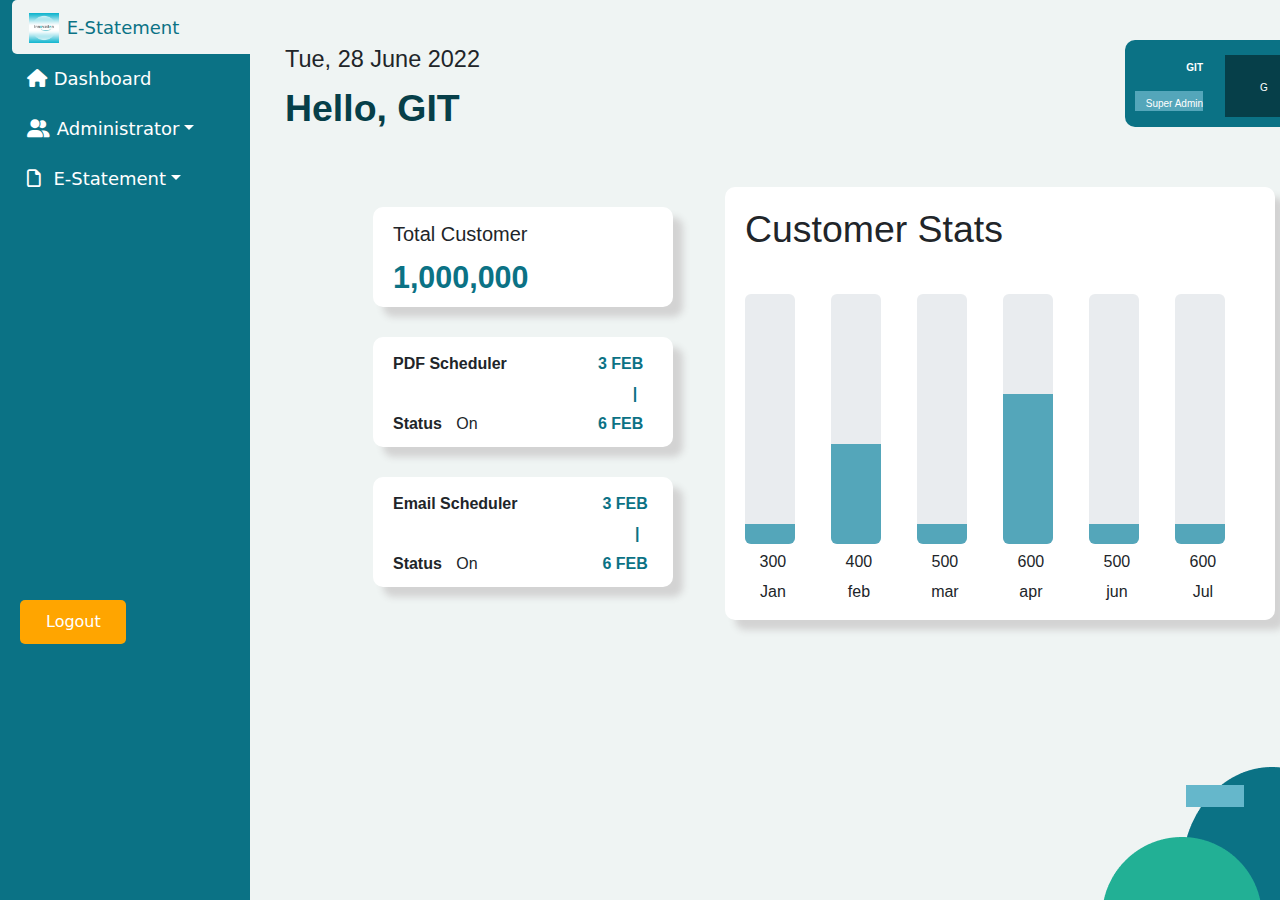
<file: index.html>
<!DOCTYPE html>
<html lang="en">
<head>
    <meta charset="UTF-8">
    <meta http-equiv="X-UA-Compatible" content="IE=edge">
    <meta name="viewport" content="width=device-width, initial-scale=1.0,  maximum-scale=1.0, user-scalable=0" >
    <link rel="stylesheet" href="css/bootstrap.css">
    <link rel="stylesheet" href="css/stylesheet.css">
    <title>Estatemetn</title>
</head>
<frameset cols="250,*" border="0" > 
    <frame src="navigation.html" name="leftFrame" scrolling="Yes"  noresize="noresize" id="leftFrame" title="leftFrame" />
    <frame src="dashboard.html" name="mainFrame" id="mainFrame" title="mainFrame" />

</frameset> 


<body>
    
</body>
</html>
</file>
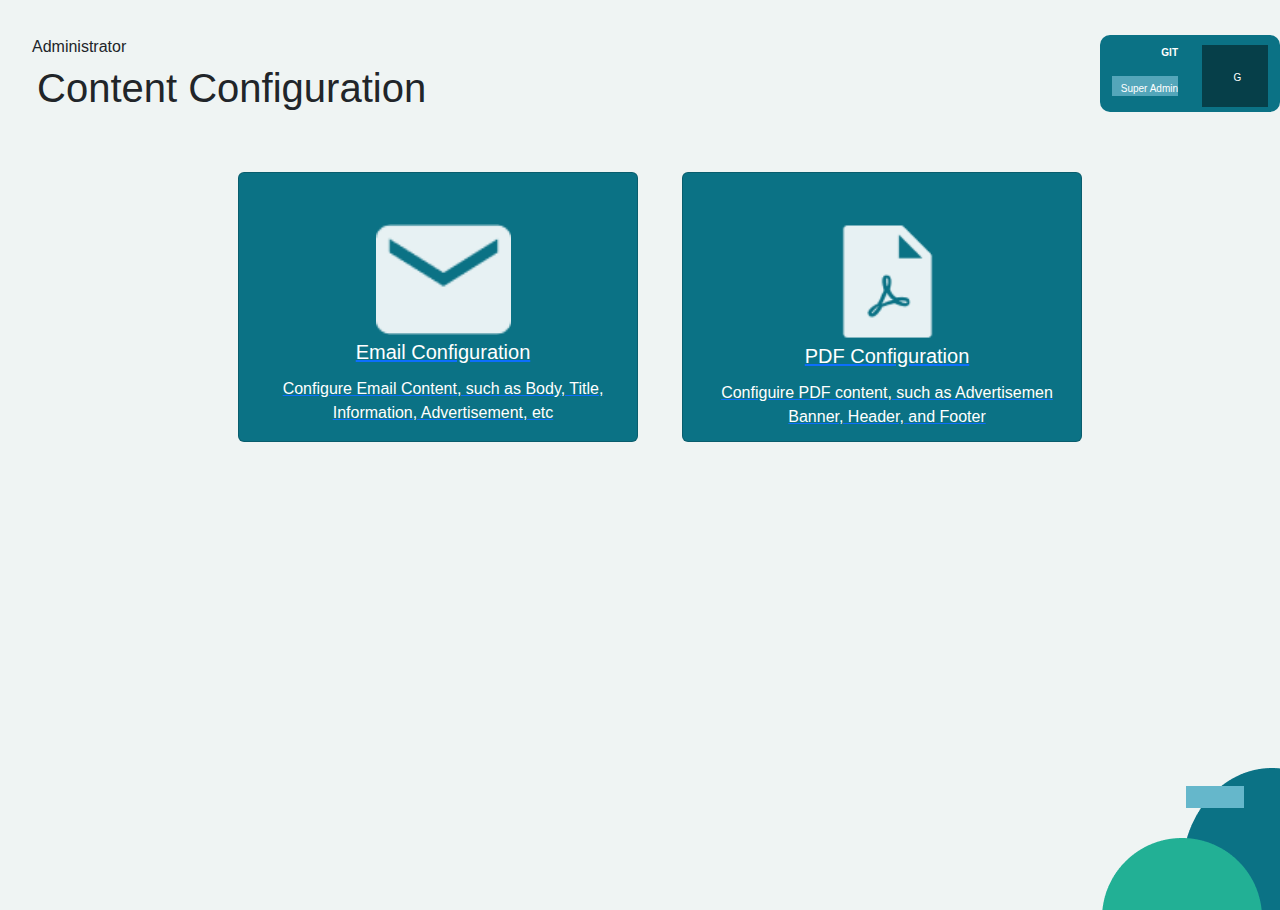
<file: content-configuration.html>
<!DOCTYPE html>
<html lang="en">
<head>
    <meta charset="UTF-8">
    <meta http-equiv="X-UA-Compatible" content="IE=edge">
    <meta name="viewport" content="width=device-width, initial-scale=1.0">
    <link rel="stylesheet" href="css/bootstrap.min.css">
    <!-- <link rel="stylesheet" href="css/all.css"> -->
    <link rel="stylesheet" href="css/content.css">
    <script src="js/bootstrap.min.js"></script>
    <!-- <link rel="stylesheet" href="css/style.css"> -->
    <title>Document</title>
</head>
<body>
    <div class="container-fluid" id="hal">
        
        <div class="row">
            <div class="col">
                Administrator
                <h1>Content Configuration</h1> 
            </div>
            <div class="col">
                <div class="row" id="u">
                    <div class="col">
                        <p class="fw-bold">GIT</p>
                        <p class="role">Super Admin</p>
                    </div>
                    <div class="col" >
                        <div class="logo">
                            G
                        </div>
                    </div>
                </div>
            </div>
        </div>

        <div class="container-fluid d-flex justify-content-center" id="dalem">
            <div class="row ">
                <div class="col" >
                  <div class="card">
                        <a href="email-congifuration.html">
                            <div class="card-body">
                                <img src="icon/Vector.png" class="rounded mx-auto d-block" alt="" id="email">
                                <!-- <i class="fa-solid fa-envelope"></i> -->
                                <h5 class="card-title">Email Configuration</h5>
                                <p class="card-text">Configure Email Content, such as Body, Title, Information, Advertisement, etc</p>
                                <!-- <a href="#" class="btn btn-primary">Go somewhere</a> -->
                            </div>
                        </a>
                    </div>
                </div>
                <div class="col">
                  <div class="card">
                        <a href="pdf-congifuration.html">

                            <div class="card-body">
                                <img src="icon/ant-design_file-pdf-filled.png" class="rounded mx-auto d-block" id="pdf" alt="">
                                <h5 class="card-title">PDF Configuration</h5>
                                <p class="card-text">Configuire PDF content, such as Advertisemen Banner, Header, and Footer</p>
                                <!-- <a href="#" class="btn btn-primary">Go somewhere</a> -->
                            </div>
                        </a>
                    </div>
                </div>         
            </div>
        </div>
        <!-- <div class="position-relative"> -->
            <div class="bg-image">
                
            </div>

        <!-- </div> -->
    </div>
    
    
    
</body>
</html>
</file>
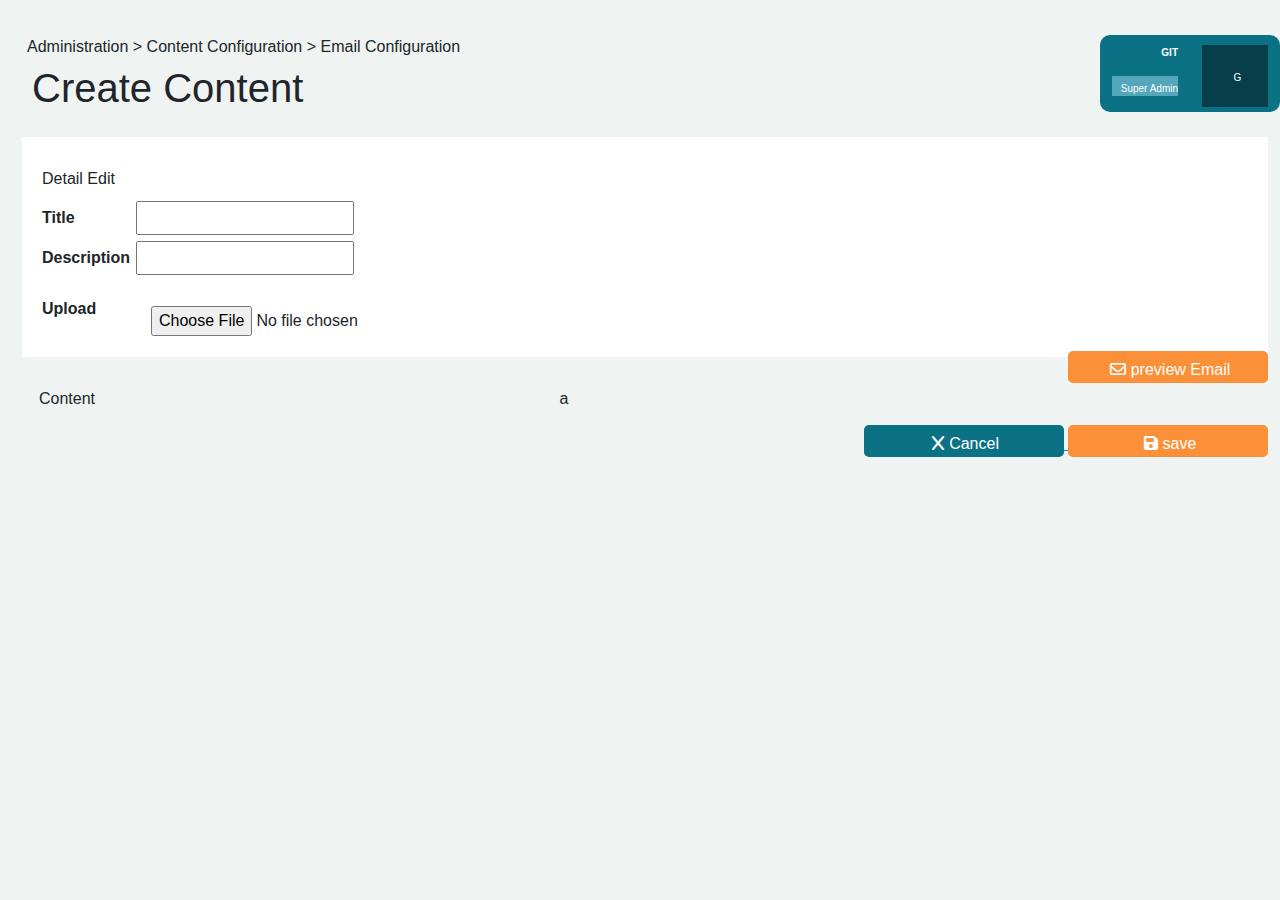
<file: create-email-configuration.html>
<!DOCTYPE html>
<html lang="en">
<head>
    <meta charset="UTF-8">
    <meta http-equiv="X-UA-Compatible" content="IE=edge">
    <meta name="viewport" content="width=device-width, initial-scale=1.0">
    <link rel="stylesheet" href="fontawesome-free-6.1.1-web/css/all.css">
    <link rel="stylesheet" href="css/bootstrap.min.css">
    <link rel="stylesheet" href="css/contenn-config.css">
    <title>Document</title>
</head>
<body>
    <div class="container-fluid">

        <div class="row">
            <div class="col">
                Administration  >  Content Configuration  > Email Configuration
                <h1>Create Content</h1> 
            </div>
            <div class="col">
                <div class="row" id="u">
                    <div class="col">
                        <p class="fw-bold">GIT</p>
                        <p class="role">Super Admin</p>
                    </div>
                    <div class="col" >
                        <div class="logo">
                            G
                        </div>
                    </div>
                </div>
            </div>
        </div>
        <div class="detail">
            <div class="tabs">
                <table class="">
                    
                    <div>Detail Edit </div>
                    <tbody>
                    <tr>
                        <th>Title</th>
                        <th><input type="text"></th>
                        
                    </tr>
                    <tr>
                        <th>Description</th>
                        <th><input type="text"></th>
                        
                    </tr>
                    <tr>
                        <th>Upload</th>
                        <th><form>
                            <div class="form-group">
                            <!-- <label for="exampleFormControlFile1">Example file input</label> -->
                            <input type="file" class="form-control-file" id="exampleFormControlFile1">
                            </div>
                        </form></th>
                        
                    </tr>     
                </tbody>
                
            </table>
        </div>
            <div class="divB">
                <button class="bP"><i class="fa-regular fa-envelope"></i>preview Email</button>
            </div>
     </div>
        <div class="row">
            <div class="col">
                Content
            </div>
            <div class="col">
                a
            </div>
        </div>
        <div class="bBawah">
            <a href="pdf-congifuration.html">
                <button class="bC"><i class="fa-solid fa-x"></i>Cancel</button>
            </a>
            <button class="bS"><i class="fa-solid fa-floppy-disk"></i>save</button>
         </div>
    
    </div>
</body>
</html>
</file>
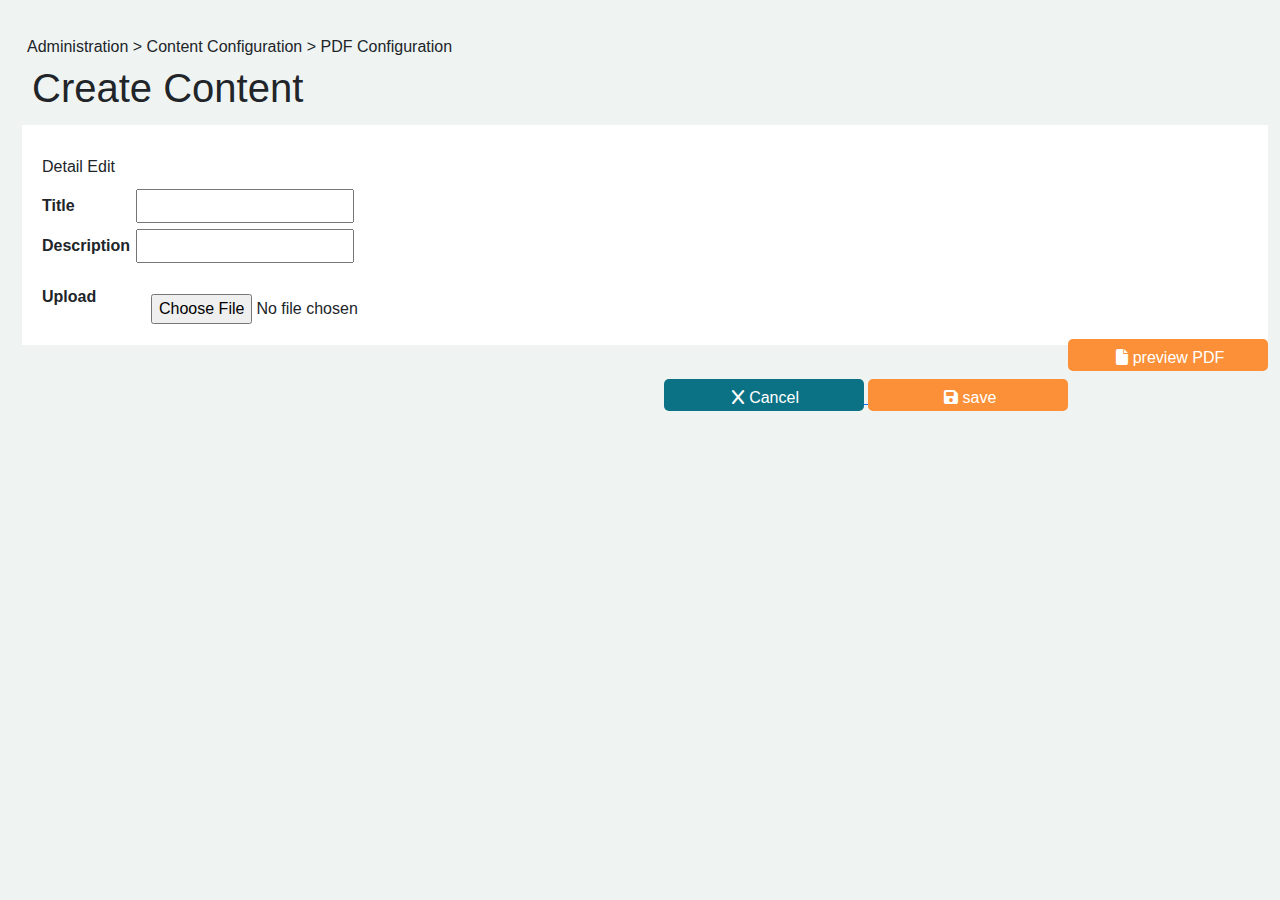
<file: create-pdf-configuration.html>
<!DOCTYPE html>
<html lang="en">
<head>
    <meta charset="UTF-8">
    <meta http-equiv="X-UA-Compatible" content="IE=edge">
    <meta name="viewport" content="width=device-width, initial-scale=1.0">
    <link rel="stylesheet" href="fontawesome-free-6.1.1-web/css/all.css">
    <link rel="stylesheet" href="css/bootstrap.min.css">
    <link rel="stylesheet" href="css/contenn-config.css">
    <title>Document</title>
</head>
<body>
    <div class="container-fluid">

        <div class="row">
            <div class="col">
                Administration  >  Content Configuration  > PDF Configuration
                <h1>Create Content</h1> 
            </div>
        </div>
        <div class="detail">
            <div class="tabs">
                <table class="">
                    
                    <div>Detail Edit </div>
                    <tbody>
                    <tr>
                        <th>Title</th>
                        <th><input type="text"></th>
                        
                    </tr>
                    <tr>
                        <th>Description</th>
                        <th><input type="text"></th>
                        
                    </tr>
                    <tr>
                        <th>Upload</th>
                        <th><form>
                            <div class="form-group">
                            <!-- <label for="exampleFormControlFile1">Example file input</label> -->
                            <input type="file" class="form-control-file" id="exampleFormControlFile1">
                            </div>
                        </form></th>
                        
                    </tr>     
                </tbody>
                
            </table>
        </div>
            <div class="divB">
                <button class="bP"><i class="fa-solid fa-file"></i>preview PDF</button>
            </div>
     </div>
     <div class="bBawah">
        <a href="pdf-congifuration.html">
            <button class="bC"><i class="fa-solid fa-x"></i>Cancel</button>
        </a>
        <button class="bS"><i class="fa-solid fa-floppy-disk"></i>save</button>
     </div>


    </div>
</body>
</html>
</file>
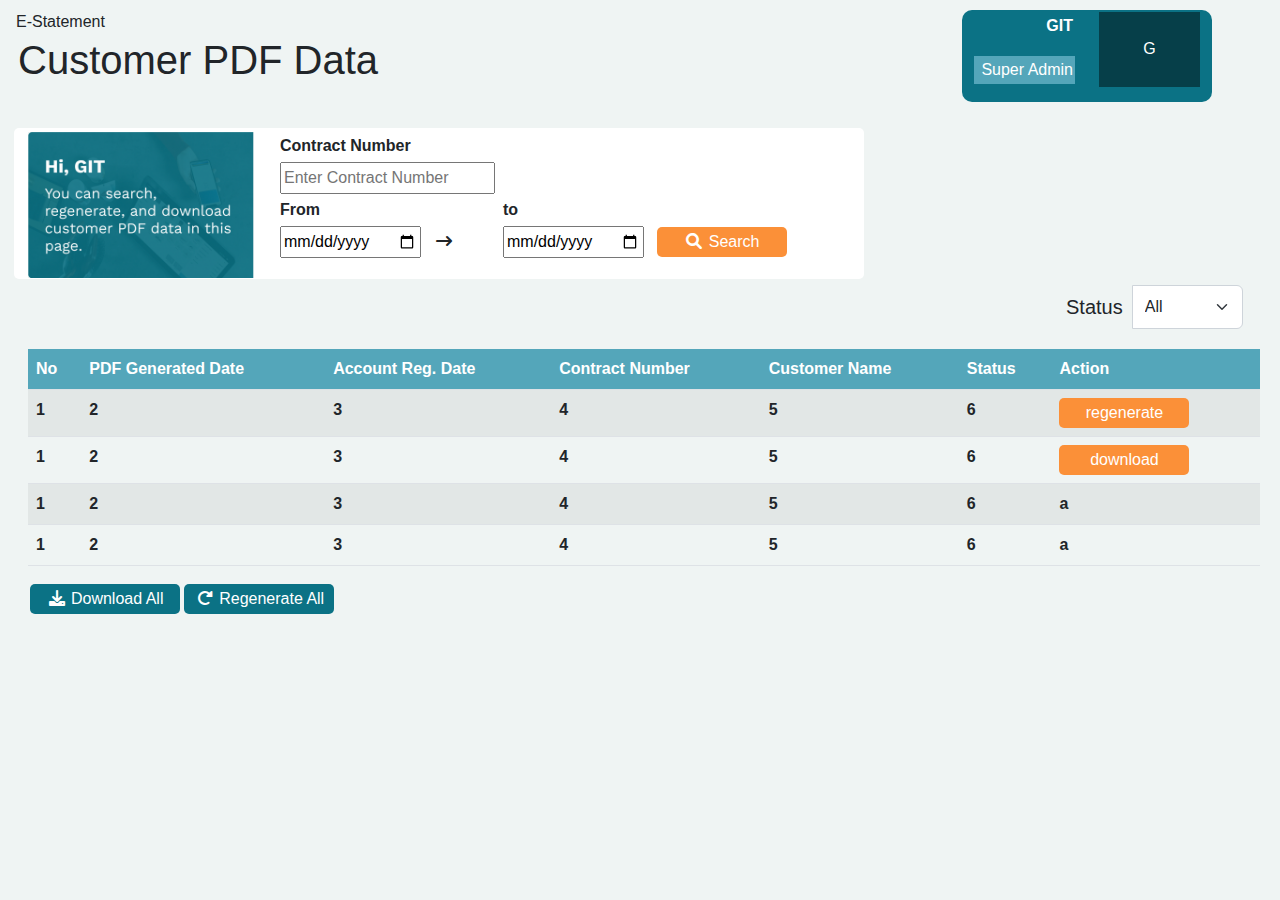
<file: customer-PDF-data.html>
<!DOCTYPE html>
<html lang="en">
    <head>
        <meta charset="utf-8">
        <meta http-equiv="X-UA-Compatible" content="IE=edge">
        <meta name="viewport" content="width=device-width, initial-scale=1.0">
        <title>e-Statement</title>
        <link rel="stylesheet" href="css/bootstrap.min.css">
        <link rel="stylesheet" href="css/previw.css">
        <link rel="stylesheet" href="fontawesome-free-6.1.1-web/css/all.css">

        <!-- <link rel="stylesheet" href="https://cdnjs.cloudflare.com/ajax/libs/font-awesome/4.7.0/css/font-awesome.min.css"> -->
    </head>
    <body>
        <div id="container-fluid">
            <div class="row">
                <div class="col">
                    E-Statement 
                    <h1>Customer PDF Data</h1>
                </div>
                <div class="col">
                    <div class="row" id="u">
                        <div class="col">
                            <p class="fw-bold">GIT</p>
                            <p class="role">Super Admin</p>
                        </div>
                        <div class="col" >
                            <div class="logo">
                                G
                            </div>
                        </div>
                    </div>
                </div>
            </div>
            <div class="container-fluid">
                <div class="row" id="atas">
                    <img src="icon/pict1.png" class="img">
                    <div class="col">
                        <table>
                            <tr>
                                <th>Contract Number</th>
                            </tr>
                            <tr>
                                <th><input type="text" placeholder="Enter Contract Number"></th>
                                
                                
                            </tr>
                            <tr>
                                <th>From</th>
                                <th> </th>
                                <th>to</th>
                            </tr>
                            <tr>
                                <th><input type="date">&nbsp&nbsp&nbsp<i class="fa-solid fa-arrow-right-long"></i></th>
                                <th></th>
                                <th><input type="date" >&nbsp&nbsp</th>
                                <th><button><i class="fa-solid fa-magnifying-glass"></i> Search</button></th> 
                                <th> </th>

                            </tr>
                        </table>
                        
                    </div>
                    
                </div>
                <div>
                    <div class="selecetion">
                        <div class="input-group mb-3">
                            <h5 class="s">Status</h5>
                            <select class="form-select" id="inputGroupSelect01">
                                <option selected value="1">All</option>
                                <option value="2">Successful</option>
                                <option value="3">Failed</option>
                            </select>
                        </div>
                    
                </div>
                
                <table  class="table table-striped" style="width: 100%;">
                    <thead class="bek">
                        <tr>
                            <th>No</th>
                            <th>PDF Generated Date</th>
                            <th>Account Reg. Date</th>
                            <th>Contract Number</th>
                            <th>Customer Name</th>
                            <th>Status</th>
                            <th>Action</th>
                        </tr>
                    </thead>
                    <tbody>
                        <tr>
                            <th>1</th>
                            <th>2</th>
                            <th>3</th>
                            <th>4</th>
                            <th>5</th>
                            <th>6</th>
                            <th><button>regenerate</button></th>
                        </tr>
                        <tr>
                            <th>1</th>
                            <th>2</th>
                            <th>3</th>
                            <th>4</th>
                            <th>5</th>
                            <th>6</th>
                            <th><button>download</button></th>
                        </tr>
                        <tr>
                            <th>1</th>
                            <th>2</th>
                            <th>3</th>
                            <th>4</th>
                            <th>5</th>
                            <th>6</th>
                            <th>a</th>
                        </tr>
                        <tr>
                            <th>1</th>
                            <th>2</th>
                            <th>3</th>
                            <th>4</th>
                            <th>5</th>
                            <th>6</th>
                            <th>a</th>
                        </tr>
                    </tbody>
                </table>
                
                <div id="bBa">
                    <!--<button class="download"><i class="fa fa-download"> Download All</i></button>
                    <button class="regenerate"><i class="fa fa-refresh"> Regenerate All</i></button>-->
                    <button id="bDw" class="download" onclick="location.href='test.html'" type="button"><i class="fa-solid fa-download"></i> Download All</button>
                    <button id="bRg" class="regenerate" onclick="location.href='test.html'" type="button"><i class="fa-solid fa-rotate-right"></i> Regenerate All</button>
                </div>
            </div>
        </div>   
    </body>
</html>
</file>
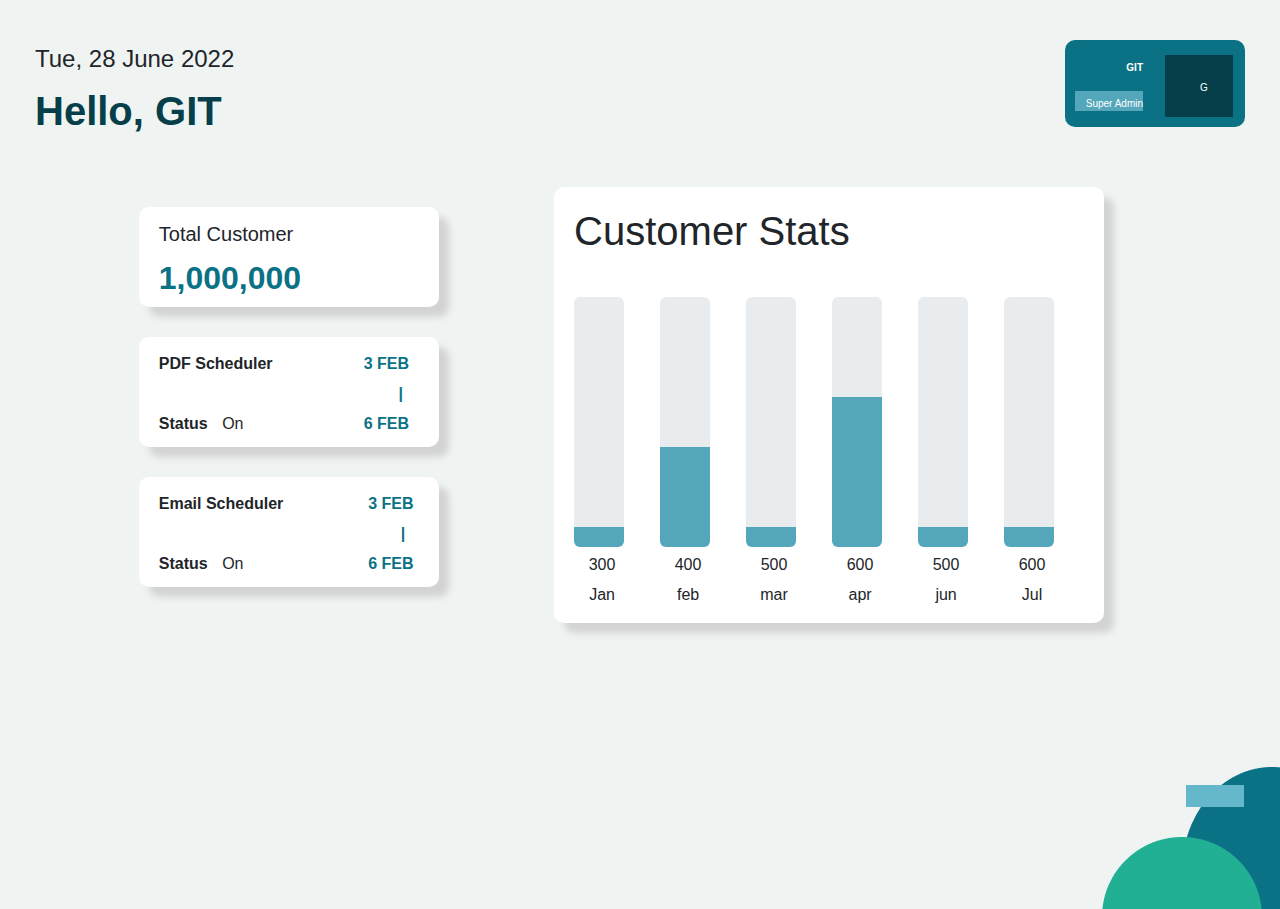
<file: dashboard.html>
<!DOCTYPE html>
<html lang="en">
<head>
    <meta charset="UTF-8">
    <meta http-equiv="X-UA-Compatible" content="IE=edge">
    <meta name="viewport" content="width=device-width, initial-scale=1.0">
    <link rel="stylesheet" href="css/bootstrap.min.css">
    <link rel="stylesheet" href="fontawesome-free-6.1.1-web/css/all.css">
    <link rel="stylesheet" href="css/dashboard.css">
    <script src="js/bootstrap.min.js"></script>
    <!-- <script src="https://cdnjs.cloudflare.com/ajax/libs/Chart.js/2.5.0/Chart.min.js"></script> -->
    <title>Estatemetn</title>
</head>

<div class="col-9">
    <h4 class="class2">Tue, 28 June 2022</h4>   
    <h1 class="class1">Hello, GIT</h1>
</div>
<div class="col-3">
    <div class="row" id="u">
        <div class="col">
            <p class="fw-bold">GIT</p>
            <p class="role">Super Admin</p>
        </div>
        <div class="col" >
            <div class="logo">
                G
            </div>
        </div>
    </div>
</div>

<div class="col-1">
</div>

<div class="col-3">
    <div class="row">
        <div class="col">
            <div class="col" id="generate">
                <h5>Total Customer</h5>
                <h2 style="font-weight: 900; color:#0B7285";>1,000,000</h2>
            </div>
            <div class="col"id="scheduler1">
                <table class="scheduler" style="width: 100%;">
                    <tr>
                    <td style="font-weight: 600">PDF Scheduler</td>
                    <td> </td>
                    <td style="font-weight: 900; color:#0B7285">3 FEB</td>
                    </tr>
                    <tr>
                        <td> </td>
                        <td> </td>
                        <td style="text-align:center; font-weight: 900; color:#0B7285">|</td>
                    </tr>
                    <tr>
                        <td style="font-weight: 600">Status <a style="font-weight: 100">On</a></td>
                        <td></td>
                        <td style="font-weight: 900; color: #0B7285">6 FEB</td>
                    </tr>
                </table>
            </div>
            <div class="col" id="scheduler2" >
                <table class="scheduler" style="width: 100%;">
                    <tr>
                    <td style="font-weight: 600">Email Scheduler</td>
                    <td> </td>
                    <td style="font-weight: 900; color:#0B7285">3 FEB</td>
                    </tr>
                    <tr>
                        <td> </td>
                        <td> </td>
                        <td style="text-align:center; font-weight: 900; color:#0B7285">|</td>
                    </tr>
                    <tr>
                        <td style="font-weight: 600">Status <a style="font-weight: 100">On</a></td>
                        <td></td>
                        <td style="font-weight: 900; color:#0B7285">6 FEB</td>
                    </tr>
                </table>
            </div>
        </div>
    </div>
</div>

<div class="col-1">
</div>

<div class="col-6" >
    <div class="container-fluid" id="barbar" >
        <h1>Customer Stats</h1>
        <br>
        <table class="bar">
            <thead>
                <tr>
                    <td>
                        <div class="progress progress-bar-vertical">
                            <div class="progress-bar" role="progressbar" style="height: 20px;" aria-valuenow="50" aria-valuemin="0" aria-valuemax="100"></div>     
                        </div>
                    </td>
                    <td>
                        <div class="progress progress-bar-vertical">
                            <div class="progress-bar" role="progressbar" style="height: 100px;" aria-valuenow="50" aria-valuemin="0" aria-valuemax="100"></div>     
                        </div>
                    </td>
                    <td>
                        <div class="progress progress-bar-vertical">
                            <div class="progress-bar" role="progressbar" style="height: 20px;" aria-valuenow="50" aria-valuemin="0" aria-valuemax="100"></div>     
                        </div>
                    </td>
                    <td>
                        <div class="progress progress-bar-vertical">
                            <div class="progress-bar" role="progressbar" style="height: 150px;" aria-valuenow="50" aria-valuemin="0" aria-valuemax="100"></div>     
                        </div>
                    </td>
                    <td>
                        <div class="progress progress-bar-vertical">
                            <div class="progress-bar" role="progressbar" style="height: 20px;" aria-valuenow="50" aria-valuemin="0" aria-valuemax="100"></div>     
                        </div>
                    </td>
                    <td>
                        <div class="progress progress-bar-vertical">
                            <div class="progress-bar" role="progressbar" style="height: 20px;" aria-valuenow="50" aria-valuemin="0" aria-valuemax="100"></div>     
                        </div>
                    </td>
                </tr>
            </thead>
            <tbody>
                <tr >
                    <td style="padding-right: 20px;">300</td>
                    <td style="padding-right: 20px;">400</td>
                    <td style="padding-right: 20px;">500</td>
                    <td style="padding-right: 20px;">600</td>
                    <td style="padding-right: 20px;">500</td>
                    <td style="padding-right: 20px;">600</td>
                </tr>
                <tr>
                    <td style="padding-right: 20px;">Jan</td>
                    <td style="padding-right: 20px;">feb</td>
                    <td style="padding-right: 20px;">mar</td>
                    <td style="padding-right: 20px;">apr</td>
                    <td style="padding-right: 20px;">jun</td>
                    <td style="padding-right: 20px;">Jul</td>
                </tr>
            </tbody>
        </table>
    </div>
</div>

</html>
</file>
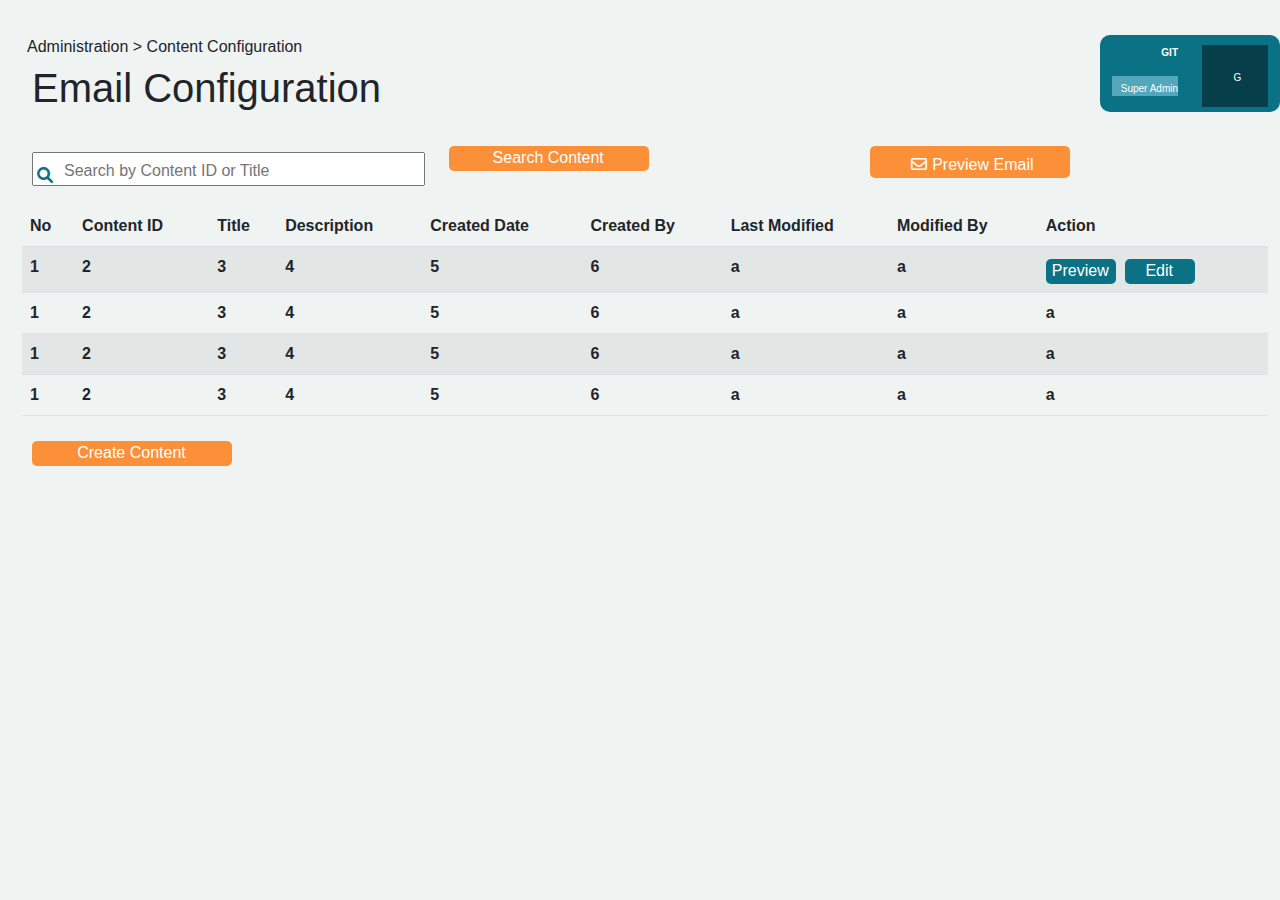
<file: email-congifuration.html>
<!DOCTYPE html>
<html lang="en">
<head>
    <meta charset="UTF-8">
    <meta http-equiv="X-UA-Compatible" content="IE=edge">
    <meta name="viewport" content="width=device-width, initial-scale=1.0">
    <link rel="stylesheet" href="fontawesome-free-6.1.1-web/css/all.css">
    <link rel="stylesheet" href="css/bootstrap.min.css">
    <!-- <link rel="stylesheet" href="css/style.css"> -->
    <link rel="stylesheet" href="css/contenn-config.css">
    <title>Document</title>
</head>
<body>
    <div class="container-fluid" id="hal">
        
        <div class="row">
            <div class="col">
                Administration > Content Configuration
                        <h1>Email Configuration</h1> 
            </div>
            <div class="col">
                <div class="row" id="u">
                    <div class="col">
                        <p class="fw-bold">GIT</p>
                        <p class="role">Super Admin</p>
                    </div>
                    <div class="col" >
                        <div class="logo">
                            G
                        </div>
                    </div>
                </div>
            </div>
        </div>
        <div class="row">
            <div class="col">
                <div class="input-icons">
                    <i class="fa-solid fa-magnifying-glass icon"></i>
                    <input class="input-field" type="text" placeholder="Search by Content ID or Title">
                    
                </div>
            </div>
            <div class="col" id="btn-s">
                <button class="search">Search Content</button>
            </div>
            <div class="col" id="btn-p">
                <button class="prev"><i class="fa-regular fa-envelope"></i>Preview Email</button>
            </div>
            
        </div>
        <table  class="table table-striped" style="width: 100%;">
            <thead class="tabs">

                <tr>
                    <th>No</th>
                    <th>Content ID</th>
                    <th>Title</th>
                    <th>Description</th>
                    <th>Created Date</th>
                    <th>Created By</th>
                    <th>Last Modified</th>
                    <th>Modified By</th>
                    <th>Action</th>
                    
                </tr>
            </thead>
            <tbody>
                <tr>
                    <th>1</th>
                    <th>2</th>
                    <th>3</th>
                    <th>4</th>
                    <th>5</th>
                    <th>6</th>
                    <th>a</th>
                    <th>a</th>
                    <th><button class="bE">Preview</button>&nbsp&nbsp<button class="bD">Edit</button></th>
                </tr>
                <tr>
                    <th>1</th>
                    <th>2</th>
                    <th>3</th>
                    <th>4</th>
                    <th>5</th>
                    <th>6</th>
                    <th>a</th>
                    <th>a</th>
                    <th>a</th>
                </tr>
                <tr>
                    <th>1</th>
                    <th>2</th>
                    <th>3</th>
                    <th>4</th>
                    <th>5</th>
                    <th>6</th>
                    <th>a</th>
                    <th>a</th>
                    <th>a</th>
                </tr>
                <tr>
                    <th>1</th>
                    <th>2</th>
                    <th>3</th>
                    <th>4</th>
                    <th>5</th>
                    <th>6</th>
                    <th>a</th>
                    <th>a</th>
                    <th>a</th>
                </tr>
            </tbody>
        </table>        
        <div>
            <a href="create-email-configuration.html">
                <button>Create Content</button>
            </a>
        </div>
       
    </div>
</body>
</html>
</file>
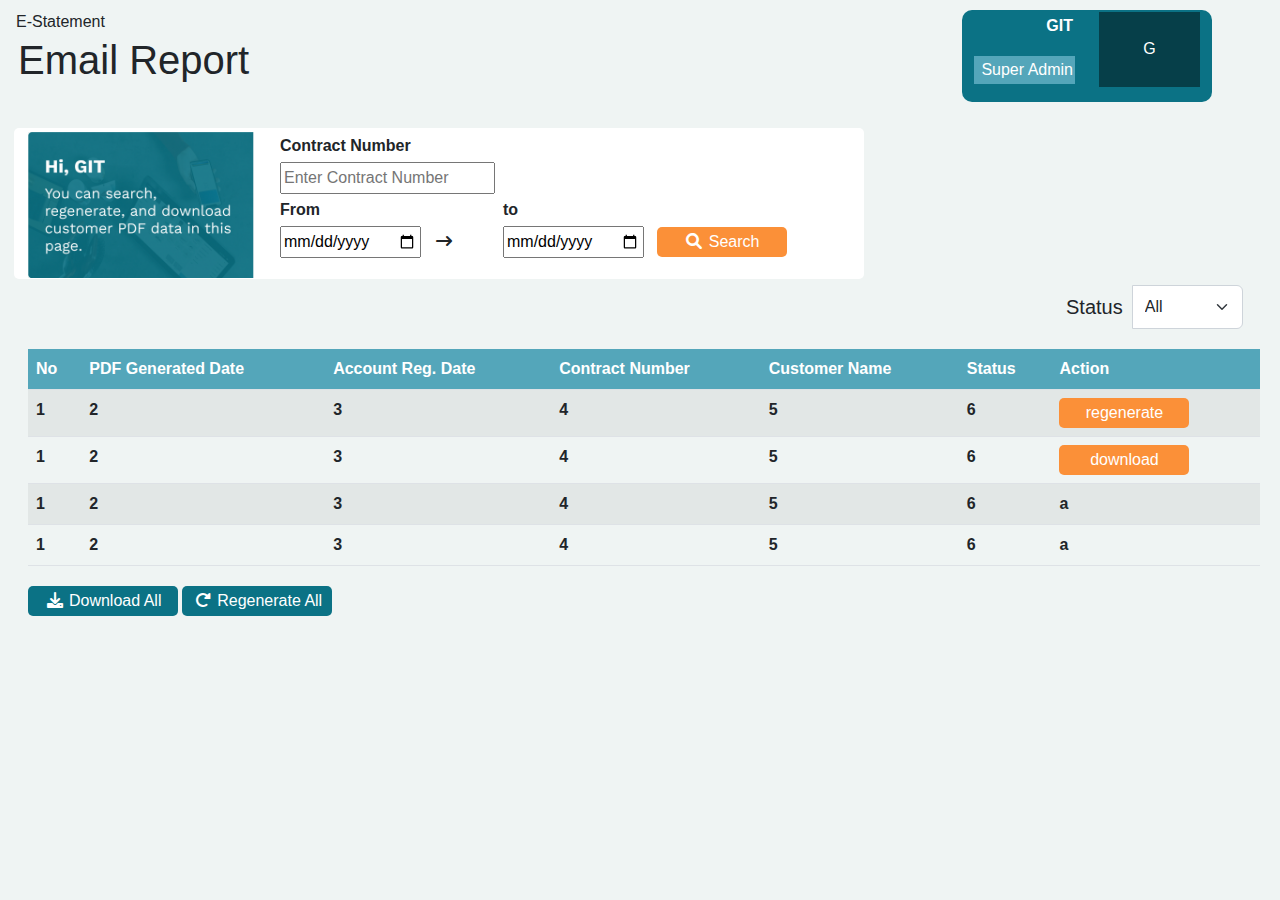
<file: email-report.html>
<!DOCTYPE html>
<html lang="en">
    <head>
        <meta charset="utf-8">
        <meta http-equiv="X-UA-Compatible" content="IE=edge">
        <meta name="viewport" content="width=device-width, initial-scale=1.0">
        <title>e-Statement</title>
        <link rel="stylesheet" href="css/bootstrap.min.css">
        <link rel="stylesheet" href="css/previw.css">
        <link rel="stylesheet" href="fontawesome-free-6.1.1-web/css/all.css">

        <!-- <link rel="stylesheet" href="https://cdnjs.cloudflare.com/ajax/libs/font-awesome/4.7.0/css/font-awesome.min.css"> -->
    </head>
    <body>
        <div id="container-fluid">
            <div class="row">
                <div class="col">
                    E-Statement 
                    <h1>Email Report</h1>
                </div>
                <div class="col">
                    <div class="row" id="u">
                        <div class="col">
                            <p class="fw-bold">GIT</p>
                            <p class="role">Super Admin</p>
                        </div>
                        <div class="col" >
                            <div class="logo">
                                G
                            </div>
                        </div>
                    </div>
                </div>
            </div>
            <div class="container-fluid">
                <div class="row" id="atas">
                    <img src="icon/pict1.png" class="img">
                    <div class="col">
                        <table>
                            <tr>
                                <th>Contract Number</th>
                            </tr>
                            <tr>
                                <th><input type="text" placeholder="Enter Contract Number"></th>
                                
                                
                            </tr>
                            <tr>
                                <th>From</th>
                                <th> </th>
                                <th>to</th>
                            </tr>
                            <tr>
                                <th><input type="date">&nbsp&nbsp&nbsp<i class="fa-solid fa-arrow-right-long"></i></th>
                                <th></th>
                                <th><input type="date" >&nbsp&nbsp</th>
                                <th><button><i class="fa-solid fa-magnifying-glass"></i> Search</button></th> 
                                <th> </th>

                            </tr>
                        </table>
                    </div>
                </div>
                <div>
                    <div class="selecetion">
                        <div class="input-group mb-3">
                            <h5 class="s">Status</h5>
                            <select class="form-select" id="inputGroupSelect01">
                                <option selected value="1">All</option>
                                <option value="2">Successful</option>
                                <option value="3">Failed</option>
                            </select>
                        </div>
                    
                </div>
                
                <table  class="table table-striped" style="width: 100%;">
                    <thead class="bek">
                        <tr>
                            <th>No</th>
                            <th>PDF Generated Date</th>
                            <th>Account Reg. Date</th>
                            <th>Contract Number</th>
                            <th>Customer Name</th>
                            <th>Status</th>
                            <th>Action</th>
                        </tr>
                    </thead>
                    <tbody>
                        <tr>
                            <th>1</th>
                            <th>2</th>
                            <th>3</th>
                            <th>4</th>
                            <th>5</th>
                            <th>6</th>
                            <th><button>regenerate</button></th>
                        </tr>
                        <tr>
                            <th>1</th>
                            <th>2</th>
                            <th>3</th>
                            <th>4</th>
                            <th>5</th>
                            <th>6</th>
                            <th><button>download</button></th>
                        </tr>
                        <tr>
                            <th>1</th>
                            <th>2</th>
                            <th>3</th>
                            <th>4</th>
                            <th>5</th>
                            <th>6</th>
                            <th>a</th>
                        </tr>
                        <tr>
                            <th>1</th>
                            <th>2</th>
                            <th>3</th>
                            <th>4</th>
                            <th>5</th>
                            <th>6</th>
                            <th>a</th>
                        </tr>
                    </tbody>
                </table>
            </div>
                <div id="bBa">
                    <!--<button class="download"><i class="fa fa-download"> Download All</i></button>
                    <button class="regenerate"><i class="fa fa-refresh"> Regenerate All</i></button>-->
                    <button id="bDw" class="download" onclick="location.href='test.html'" type="button"><i class="fa-solid fa-download"></i> Download All</button>
                    <button id="bRg" class="regenerate" onclick="location.href='test.html'" type="button"><i class="fa-solid fa-rotate-right"></i> Regenerate All</button>
                </div>
            </div>
        </div>   
    </body>
</html>
</file>
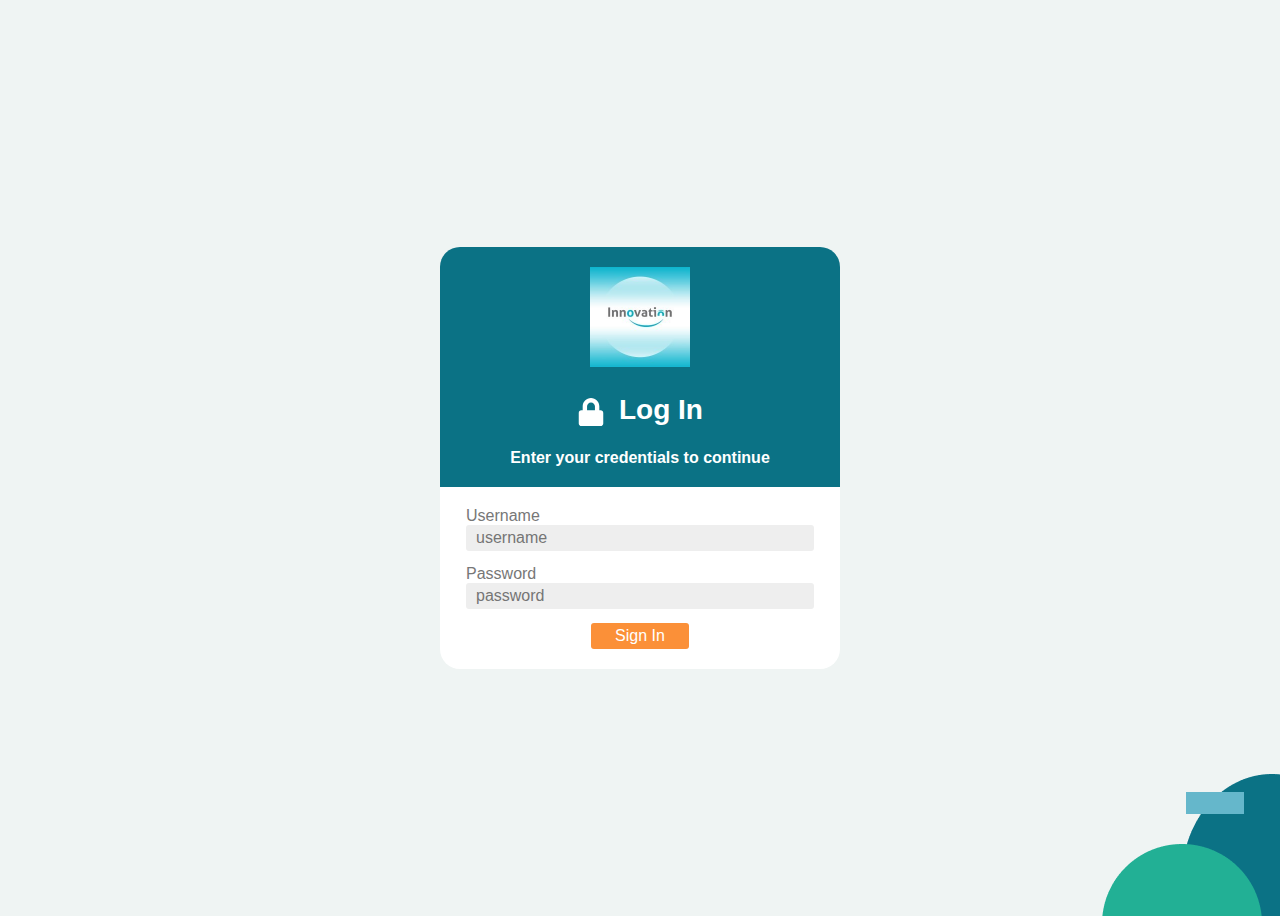
<file: login.html>
<!DOCTYPE html>
<html lang="en">
<head>
    <meta charset="UTF-8">
    <meta http-equiv="X-UA-Compatible" content="IE=edge">
    <meta name="viewport" content="width=device-width, initial-scale=1.0,  maximum-scale=1.0, user-scalable=0" >
    <link rel="stylesheet" href="css/login.css">
    <title>Estatemetn</title>
</head>
<body class="align">
    
    <div class="login">
  
      <header class="login__header">
        <img src="icon/1519904134680.jpg" id="git" class="" alt="..." style="width: 100px;;height: 100px;;">
        <h2><svg class="icon">
            <use xlink:href="#icon-lock" />
          </svg>Log In</h2>
        <h4>Enter your credentials to continue</h4>
      </header>
  
      <form action="#" class="login__form" method="POST">
  
        <div>
            <i class="fa-solid fa-user-group"></i>
          <label for="email">Username</label>
          <input type="username" id="email" name="email" placeholder="username">
        </div>
  
        <div>
          <label for="password">Password</label>
          <input type="password" id="password" name="password" placeholder="password">
        </div>
  
        <div>
          <input class="button" type="submit" value="Sign In">
        </div>
  
      </form>
  
    </div>
  
    <svg xmlns="http://www.w3.org/2000/svg" class="icons">
  
      <symbol id="icon-lock" viewBox="0 0 448 512">
        <path d="M400 224h-24v-72C376 68.2 307.8 0 224 0S72 68.2 72 152v72H48c-26.5 0-48 21.5-48 48v192c0 26.5 21.5 48 48 48h352c26.5 0 48-21.5 48-48V272c0-26.5-21.5-48-48-48zm-104 0H152v-72c0-39.7 32.3-72 72-72s72 32.3 72 72v72z" />
      </symbol>
  
    </svg>
  
  </body>
  
  <!-- https://fontawesome.com/icons/lock?style=solid -->
</file>
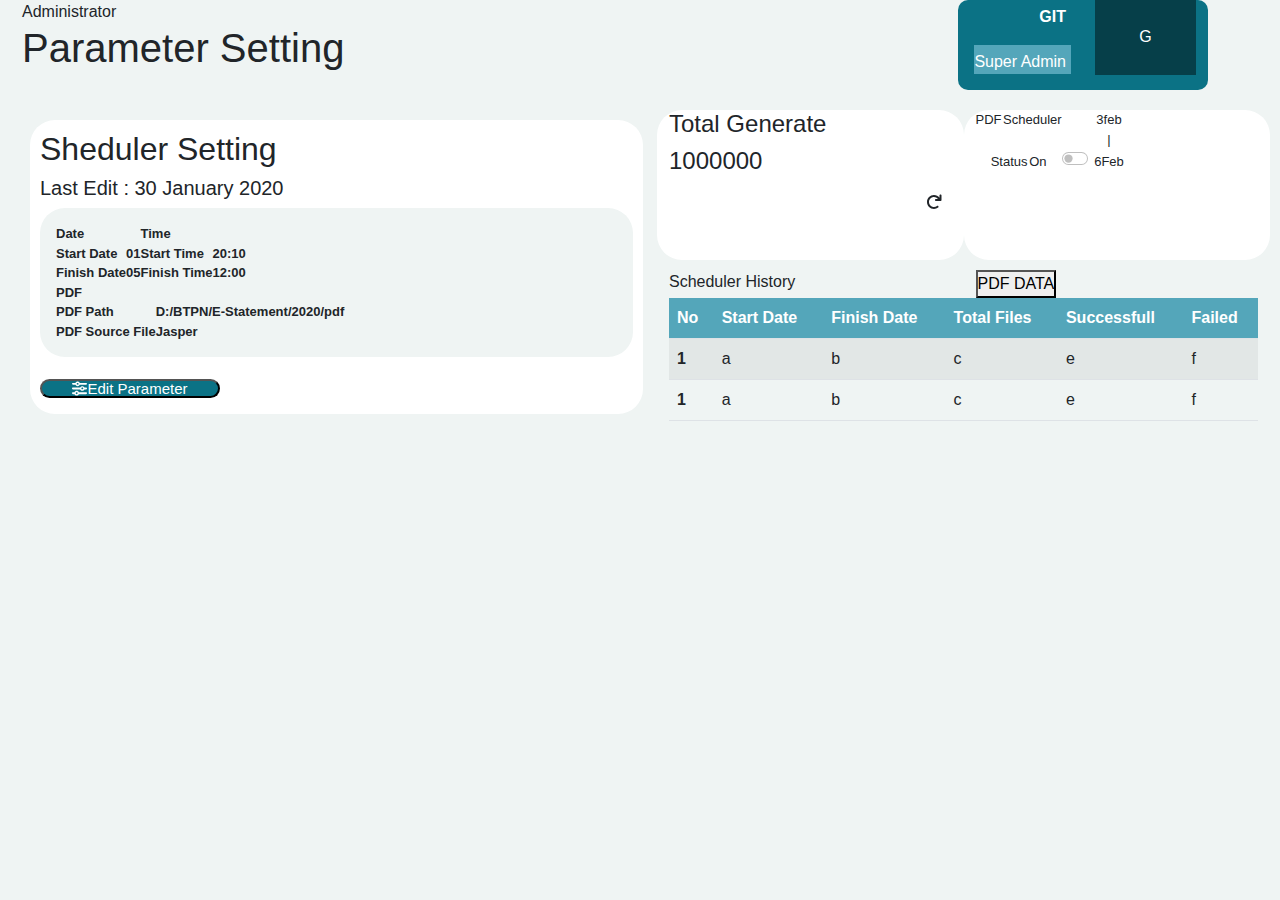
<file: parameter-setting.html>
<!DOCTYPE html>
<html lang="en">
<head>
    <meta charset="UTF-8">
    <meta name="viewport" content="width=device-width, initial-scale=1">
    <link rel="stylesheet" href="css/bootstrap.min.css">
    <link rel="stylesheet" href="css/style.css">
    <link rel="stylesheet" href="fontawesome-free-6.1.1-web/css/all.css">

    <script src="js/all.js"></script>
    
    <title>Estatment</title>
    
</head>
<body>
    <div class="container-fluid">
        <div class="row">
            <div class="col">
                        Administrator
                        <h1>Parameter Setting</h1> 
            </div>
            <div class="col">
                <div class="row" id="u">
                    <div class="col">
                        <p class="fw-bold">GIT</p>
                        <p class="role">Super Admin</p>
                    </div>
                    <div class="col" >
                        <div class="logo">
                            G
                        </div>
                    </div>
                </div>
            </div>
        </div>
    </div>
    <div class="container-fluid" id="parameter">
        <div class="row">
            <div class="col">
                <div class="container"id="dalem">
                    <h2>Sheduler Setting</h2>
                    <h5>Last Edit : 30 January 2020</h5>
                    <div class="container w-100 p-3" id="settings" >
                        <div class="table1">
                            <table >
                                <thead>
                                    <tr>
                                        <th scope="col"> Date</th>
                                        <th scope="col"></th>
                                        <th scope="col"> Time</th>
                                        <th scope="col"></th>
                                    </tr>
                                </thead>
                                <tbody>
                                    <tr>
                                        <th scope="row">Start Date </th>
                                        <th>01</th>
                                        <th>Start Time </th>
                                        <th>20:10</th>
                                    </tr>
                                    <tr>
                                        <th scope="row">Finish Date </th>
                                        <th>05</th>
                                        <th>Finish Time </th>
                                        <th>12:00</th>
                                    </tr>
                                </tbody>
                            </table>
                            <table>
                                <thead>
                                    <tr>
                                        <th scope="col">PDF</th>
                                        
                                    </tr>
                                </thead>
                                <tbody>
                                    <tr>
                                        <th scope="row">PDF Path</th>
                                        <th>D:/BTPN/E-Statement/2020/pdf</th>
                                    </tr>
                                    <tr>
                                        <th scope="row">PDF Source File</th>
                                        <th>Jasper</th>
                                    </tr>
                                </tbody>
                            </table>
                            
                        </div>
                    </div>
                    <button type="button" data-bs-toggle="modal" data-bs-target="#editParameter" class="edit"><i class="fa-solid fa-sliders"></i>Edit Parameter </button>
                </div>
            </div>
            <div class="col">
                <div class="container-fluid" >
                    <div class="row">
                        <div class="col" id="generate">
                            <h4>Total Generate</h4>
                            <h4>1000000</h4>
                            <div class="refresh"><i id="refresh" class="fa-solid fa-arrow-rotate-right"></i></div>
                            
                        </div>

                        <div class="col" id="scheduler">
                            <table class="scheduler">
                                <tr>
                                   <td>PDF Scheduler</td>
                                   <td> </td>
                                   <td>3feb</td>
                                </tr>
                                <tr>
                                    <td> </td>
                                    <td> </td>
                                    <td>|</td>
                                </tr>
                                <tr>
                                    <td>Status <a>On</a></td>
                                    <td><div class="form-check form-switch">
                                        <input class="form-check-input" type="checkbox" id="flexSwitchCheckDefault">
                                      </div></td>
                                      <td>6Feb</td>
                                </tr>
                            </table>
                        </div>    
                    </div>
                    
                    
                    <div class="col">
                        <div class="row">
                            <div class="col">
                                Scheduler History
                            </div>
                            <div class="col">
                                <button class="pdf">PDF DATA</button>
                            </div>
                            
                            

                        </div>
                    </div>
                    <div class="">
                        
                                <table class="table table-striped">
                                    <thead class="bek">
                                        <tr>
                                            <th scope="col">No</th>
                                            <th scope="col">Start Date</th>
                                            <th scope="col">Finish Date</th>
                                            <th scope="col">Total Files</th>
                                            <th scope="col">Successfull</th>
                                            <th scope="col">Failed</th>
                                        </tr>
                                    </thead>
                                    <tbody>
                                        <tr>
                                            <th class="">1</th>
                                            <td >a</td>
                                            <td>b</td>
                                            <td>c</td>
                                            <td>e</td>
                                            <td>f</td>
                                        </tr>
                                        <tr>
                                            <th class="">1</th>
                                            <td>a</td>
                                            <td>b</td>
                                            <td>c</td>
                                            <td>e</td>
                                            <td>f</td>
                                        </tr>
                                    </tbody>
                                </table>
                           
                    </div>
                </div>
            </div>
        </div>           
    </div>
    <div class="container-fluid" id="mod">
        <div class="modal"  id="editParameter" >
            <div class="modal-dialog modal-dialog-centered modal-lg">
                <div class="modal-content">
                    <div class="modal-header">
                        <div class="col">
                            <div class="row">
                                <h3 class="modal-title">
                                    Scheduler Setting
                                </h3>
                            </div>
                            <div class="row">
                                Edit PDF Generator Parameter
                            </div>
                        </div>
                            
                        <button type="button" class="btn-close" data-bs-dismiss="modal" aria-label="Close"></button>
                    </div>
                    <div class="modal-body">
                        <div class="form-group">
                            <table>
                                <tr>
                                    <td>Date</td>
                                    <td> </td>
                                    <td>Time</td>
                                    <td> </td>
                                </tr>
                                <tr>
                                    <td>Start Date</td>
                                    <td><input type="text"></td>
                                    <td>Start Time</td>
                                    <td><input type="text"></td>
                                </tr>
                                <tr>
                                    <td>Finish Date</td>
                                    <td><input type="text"></td>
                                    <td>Finish Time</td>
                                    <td><input type="text"></td>
                                </tr>
                                <tr>
                                    <td>PDF</td>
                                    <td> </td>
                                    <td> </td>
                                </tr>
                                <tr>
                                    <td>PDF Path</td>
                                    <td><input type="text"></td>
                                    <td><button class="" id="brow">Browse</button></td>
                                </tr>
                                <tr>
                                    <td>PDF Source File</td>
                                    <td><input type="text"></td>
                                </tr>
                            
                            </table>
                        </div>
                    </div>
                    <div class="modal-footer">
                        <button type="button"  id="brow" data-bs-dismiss="modal">Cancle</button>
                        <button type="button" id="save" >Save</button>
                    </div>
                </div>
            </div>
        </div>
    </div>
<script type="text/javascript" src="js/bootstrap.js">
</script>
<script type="text/javascript" src="js/jquery-3.6.0.js"></script>
</body>
</html>
</file>
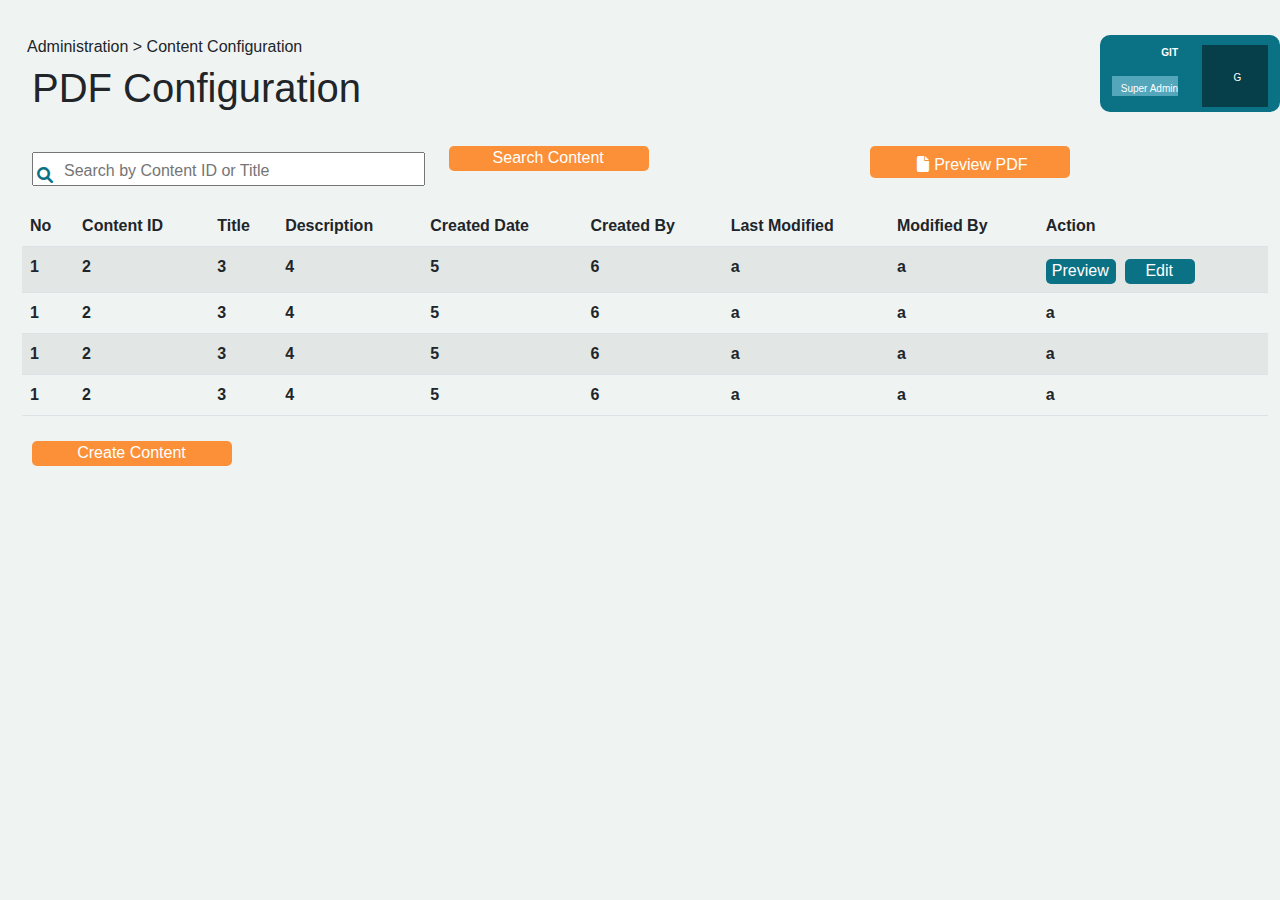
<file: pdf-congifuration.html>
<!DOCTYPE html>
<html lang="en">
<head>
    <meta charset="UTF-8">
    <meta http-equiv="X-UA-Compatible" content="IE=edge">
    <meta name="viewport" content="width=device-width, initial-scale=1.0">
    <link rel="stylesheet" href="fontawesome-free-6.1.1-web/css/all.css">
    <link rel="stylesheet" href="css/bootstrap.min.css">
    <!-- <link rel="stylesheet" href="css/style.css"> -->
    <link rel="stylesheet" href="css/contenn-config.css">
    <title>Document</title>
</head>
<body>
    <div class="container-fluid" id="hal">
        
        <div class="row">
            <div class="col">
                Administration > Content Configuration
                        <h1>PDF Configuration</h1> 
            </div>
            <div class="col">
                <div class="row" id="u">
                    <div class="col">
                        <p class="fw-bold">GIT</p>
                        <p class="role">Super Admin</p>
                    </div>
                    <div class="col" >
                        <div class="logo">
                            G
                        </div>
                    </div>
                </div>
            </div>
        </div>
        <div class="row">
            <div class="col">
                <div class="input-icons">
                    <i class="fa-solid fa-magnifying-glass icon"></i>
                    <input class="input-field" type="text" placeholder="Search by Content ID or Title">
                    
                </div>
            </div>
            <div class="col" id="btn-s">
                <button class="search">Search Content</button>
            </div>
            <div class="col" id="btn-p">
                <button class="prev"><i class="fa-solid fa-file"></i>Preview PDF</button>
            </div>
            
        </div>
        <table  class="table table-striped" style="width: 100%;">
            <thead class="tabs">

                <tr>
                    <th>No</th>
                    <th>Content ID</th>
                    <th>Title</th>
                    <th>Description</th>
                    <th>Created Date</th>
                    <th>Created By</th>
                    <th>Last Modified</th>
                    <th>Modified By</th>
                    <th>Action</th>
                    
                </tr>
            </thead>
            <tbody>
                <tr>
                    <th>1</th>
                    <th>2</th>
                    <th>3</th>
                    <th>4</th>
                    <th>5</th>
                    <th>6</th>
                    <th>a</th>
                    <th>a</th>
                    <th><button class="bE">Preview</button>&nbsp&nbsp<button class="bD">Edit</button></th>
                </tr>
                <tr>
                    <th>1</th>
                    <th>2</th>
                    <th>3</th>
                    <th>4</th>
                    <th>5</th>
                    <th>6</th>
                    <th>a</th>
                    <th>a</th>
                    <th>a</th>
                </tr>
                <tr>
                    <th>1</th>
                    <th>2</th>
                    <th>3</th>
                    <th>4</th>
                    <th>5</th>
                    <th>6</th>
                    <th>a</th>
                    <th>a</th>
                    <th>a</th>
                </tr>
                <tr>
                    <th>1</th>
                    <th>2</th>
                    <th>3</th>
                    <th>4</th>
                    <th>5</th>
                    <th>6</th>
                    <th>a</th>
                    <th>a</th>
                    <th>a</th>
                </tr>
            </tbody>
        </table>        
        <div>
            <a href="create-email-configuration.html">
                <button>Create Content</button>
            </a>
        </div>
       
    </div>
</body>
</html>
</file>
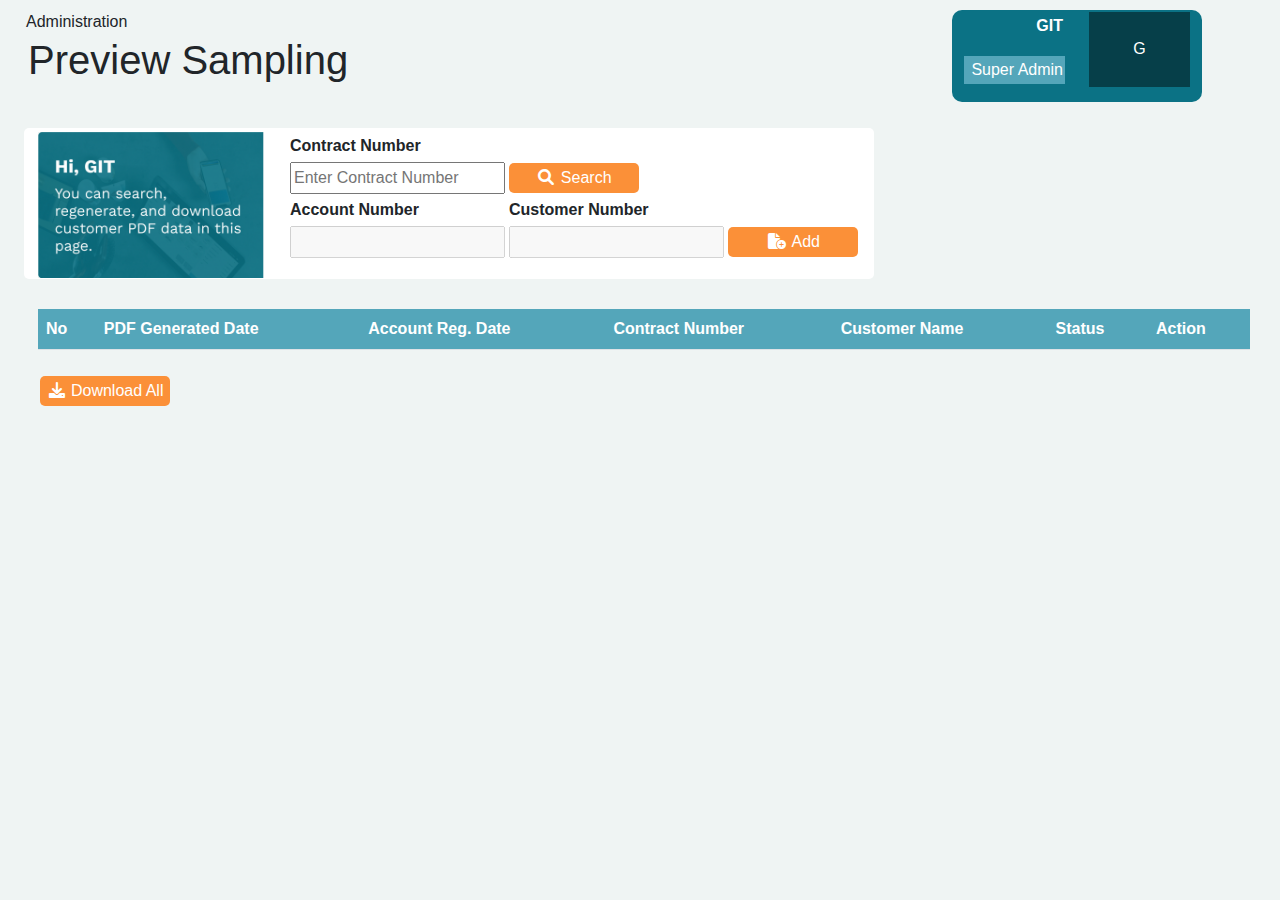
<file: preview-sampling.html>
<!DOCTYPE html>
<html lang="en">
    <head>
        <meta charset="utf-8">
        <meta http-equiv="X-UA-Compatible" content="IE=edge">
        <meta name="viewport" content="width=device-width, initial-scale=1.0">
        <title>e-Statement</title>
        <link rel="stylesheet" href="css/bootstrap.min.css">
        <link rel="stylesheet" href="css/previw.css">
        <link rel="stylesheet" href="fontawesome-free-6.1.1-web/css/all.css">
        <!-- <link rel="stylesheet" href="https://cdnjs.cloudflare.com/ajax/libs/font-awesome/4.7.0/css/font-awesome.min.css"> -->
    </head>

    <body>
        <div class="container-fluid">
            <div class="row">
                <div class="col">
                    Administration 
                    <h1>Preview Sampling</h1>
                </div>
                <div class="col">
                    <div class="row" id="u">
                        <div class="col">
                            <p class="fw-bold">GIT</p>
                            <p class="role">Super Admin</p>
                        </div>
                        <div class="col" >
                            <div class="logo">
                                G
                            </div>
                        </div>
                    </div>
                </div>
            </div>
            
            <div class="container-fluid">
                <div class="row" id="atas">
                    <img src="icon/pict1.png" class="img">
                    <div class="col">
                        <table>
                            <tr>
                                <th>Contract Number</th>
                            </tr>
                            <tr>
                                <th><input type="text" placeholder="Enter Contract Number"></th>
                                
                                <th><button><i class="fa-solid fa-magnifying-glass"></i> Search</button></th>
                            </tr>
                            <tr>
                                <th>Account Number</th>
                                <th>Customer Number</th>
                            </tr>
                            <tr>
                                <th><input type="text" disabled></th>
                                <th><input type="text" disabled></th>
                                <th><button><i class="fa-solid fa-file-circle-plus"></i> Add</button></th>
                            </tr>
                        </table>
                    </div>
                </div>
            
                <div class="tal">
                    <table class="table table-striped" style="width: 100%;">
                        <thead class="bek">
                            <tr>
                                <th>No</th>
                                <th>PDF Generated Date</th>
                                <th>Account Reg. Date</th>
                                <th>Contract Number</th>
                                <th>Customer Name</th>
                                <th>Status</th>
                                <th>Action</th>
                            </tr>
                        </thead>
                        <tbody>

                        </tbody>
                        
                    </table>
                    <div class="dB">
                        <button class="download" onclick="location.href='#'" type="button"><i class="fa-solid fa-download"></i> Download All</button>
                        
                    </div>
                </div>  
            </div>
        </div>
    </body>
</html>
</file>
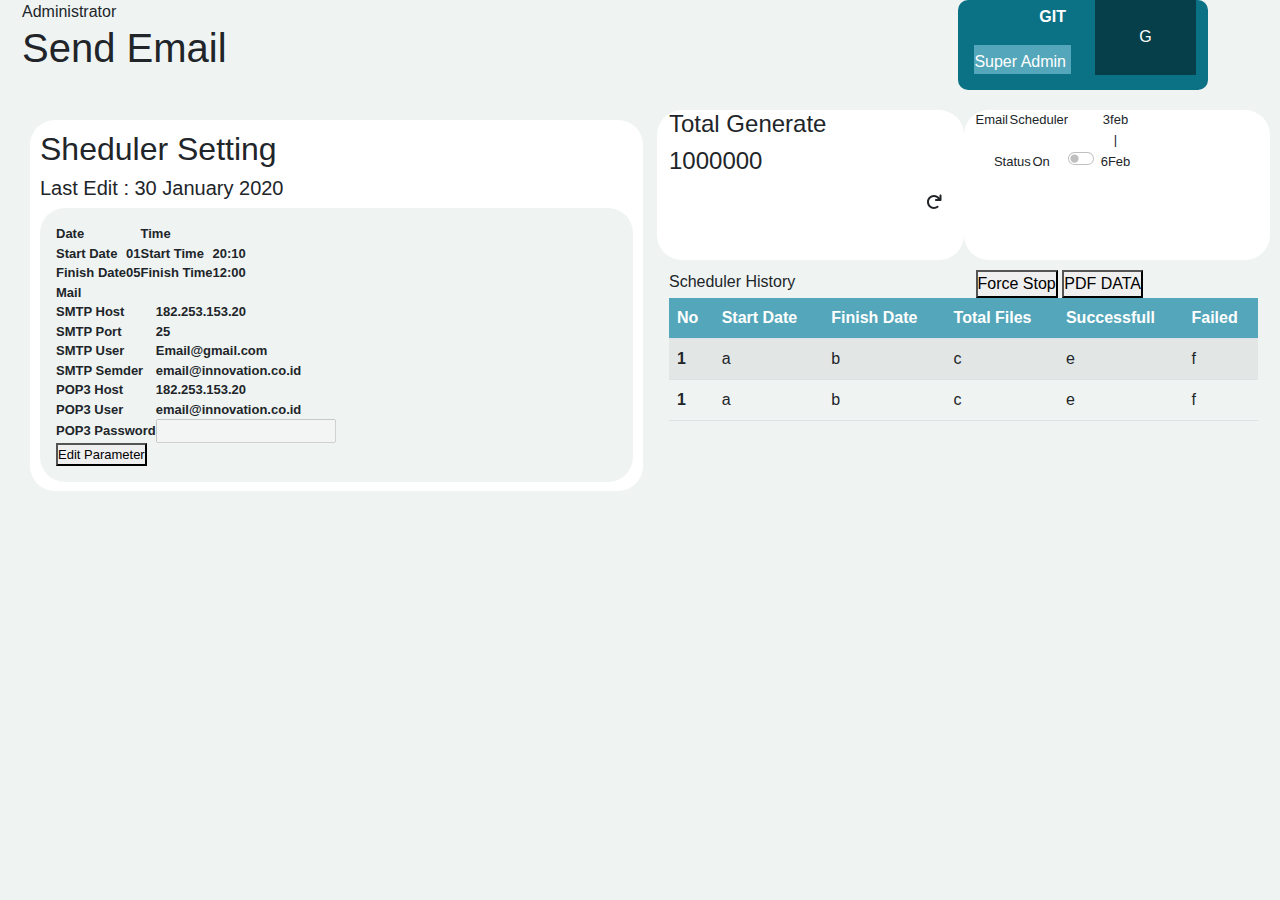
<file: Send-Email.html>
<!DOCTYPE html>
<html lang="en">
<head>
    <meta charset="UTF-8">
    <meta name="viewport" content="width=device-width, initial-scale=1">
    <link rel="stylesheet" href="css/bootstrap.min.css">
    <link rel="stylesheet" href="css/style.css">
    <link rel="stylesheet" href="fontawesome-free-6.1.1-web/css/all.css">
    <script src="js/all.js"></script>
    
    <title>Estatment</title>
    
</head>
<body>
    <div class="container-fluid">
        <div class="row">
            <div class="col">
                <div>
                    <div>
                        Administrator
                    </div>
                    <div>
                        <h1>Send Email</h1> 
                    </div>
                    
                </div>
            </div>
            <div class="col">
                <div class="row" id="u">
                    <div class="col">
                        <p class="fw-bold">GIT</p>
                        <p class="role">Super Admin</p>
                    </div>
                    <div class="col" >
                        <div class="logo">
                            G
                        </div>
                    </div>
                </div>
            </div>
        </div>
        
    </div>
    <div class="container-fluid" id="parameter">
        <div class="row">
            <div class="col">
                <div class="container" id="dalem">
                    <h2>Sheduler Setting</h2>
                    <h5>Last Edit : 30 January 2020</h5>
                    <div class="container w-100 p-3" id="settings">
                        <div class="table1">
                            <table >
                                <thead>
                                    <tr>
                                        <th scope="col"> Date</th>
                                        <th scope="col"></th>
                                        <th scope="col"> Time</th>
                                        <th scope="col"></th>
                                    </tr>
                                </thead>
                                <tbody>
                                    <tr>
                                        <th scope="row">Start Date </th>
                                        <th>01</th>
                                        <th>Start Time </th>
                                        <th>20:10</th>
                                    </tr>
                                    <tr>
                                        <th scope="row">Finish Date </th>
                                        <th>05</th>
                                        <th>Finish Time </th>
                                        <th>12:00</th>
                                    </tr>
                                </tbody>
                            </table>
                            <table>
                                <thead>
                                    <tr>
                                        <th scope="col">Mail</th>
                                        
                                    </tr>
                                </thead>
                                <tbody>
                                    <tr>
                                        <th scope="row">SMTP Host</th>
                                        <th>182.253.153.20</th>
                                    </tr>
                                    <tr>
                                        <th scope="row">SMTP Port</th>
                                        <th>25</th>
                                    </tr>
                                    <tr>
                                        <th scope="row">SMTP User</th>
                                        <th>Email@gmail.com</th>
                                    </tr>
                                    <tr>
                                        <th scope="row">SMTP Semder</th>
                                        <th>email@innovation.co.id</th>
                                    </tr>
                                    <tr>
                                        <th scope="row">POP3 Host</th>
                                        <th>182.253.153.20</th>
                                    </tr>
                                    <tr>
                                        <th scope="row">POP3 User</th>
                                        <th>email@innovation.co.id</th>
                                    </tr>
                                    <tr>
                                        <th scope="row">POP3 Password</th>
                                        <th><input type="password" name="" id="" disabled></th>
                                    </tr>
                                </tbody>
                            </table>
                            
                            <button type="button" data-bs-toggle="modal" data-bs-target="#editParameter">Edit Parameter</button>
                        </div>
                    </div>
                </div>
            </div>
            <div class="col">
                <div class="container-fluid" >
                    <div class="row">
                        <div class="col" id="generate">
                            <h4>Total Generate</h4>
                            <h4>1000000</h4>
                            <div class="refresh"><i id="refresh" class="fa-solid fa-arrow-rotate-right"></i></div>
                            
                        </div>

                        <div class="col" id="scheduler">
                            <table class="scheduler">
                                <tr>
                                   <td>Email Scheduler</td>
                                   <td> </td>
                                   <td>3feb</td>
                                </tr>
                                <tr>
                                    <td> </td>
                                    <td> </td>
                                    <td>|</td>
                                </tr>
                                <tr>
                                    <td>Status <a>On</a></td>
                                    <td><div class="form-check form-switch">
                                        <input class="form-check-input" type="checkbox" id="flexSwitchCheckDefault">
                                      </div></td>
                                      <td>6Feb</td>
                                </tr>
                            </table>
                        </div>    
                    </div>
                    
                    
                    <div class="col">
                        <div class="row">
                            <div class="col">
                                Scheduler History
                            </div>
                            <div class="col">
                                <button class="stop"> Force Stop</button>
                                <button class="pdf">PDF DATA</button>
                                
                            </div>
                            
                            

                        </div>
                    </div>
                    <div class="">
                        
                                <table class="table table-striped">
                                    <thead class="bek">
                                        <tr>
                                            <th scope="col">No</th>
                                            <th scope="col">Start Date</th>
                                            <th scope="col">Finish Date</th>
                                            <th scope="col">Total Files</th>
                                            <th scope="col">Successfull</th>
                                            <th scope="col">Failed</th>
                                        </tr>
                                    </thead>
                                    <tbody>
                                        <tr>
                                            <th class="">1</th>
                                            <td >a</td>
                                            <td>b</td>
                                            <td>c</td>
                                            <td>e</td>
                                            <td>f</td>
                                        </tr>
                                        <tr>
                                            <th class="">1</th>
                                            <td>a</td>
                                            <td>b</td>
                                            <td>c</td>
                                            <td>e</td>
                                            <td>f</td>
                                        </tr>
                                    </tbody>
                                </table>
                           
                    </div>
                </div>
            </div>
        </div>           
    </div>
    
    <div class="modal"  id="editParameter" >
        <div class="modal-dialog modal-dialog-centered">
            <div class="modal-content">
                <div class="modal-header">
                    <h3 class="modal-title">Scheduler Setting</h3>
                    <button type="button" class="btn-close" data-bs-dismiss="modal" aria-label="Close"></button>
                </div>
                <div class="modal-body">
                    <div class="form-group">
                        <table>
                            <tr>
                                <td>Date</td>
                                <td> </td>
                                <td>Time</td>
                                <td> </td>
                            </tr>
                            <tr>
                                <td>Start Date</td>
                                <td><input type="text"></td>
                                <td>Start Time</td>
                                <td><input type="text"></td>
                            </tr>
                            <tr>
                                <td>Finish Date</td>
                                <td><input type="text"></td>
                                <td>Finish Time</td>
                                <td><input type="text"></td>
                            </tr>
                            <tr>
                                <td>Mail</td>
                                
                            </tr>
                            <tr>
                                <td>SMTP Host</td>
                                <td><input type="text"></td>
                                
                            </tr>
                            <tr>
                                <td>SMTP Port</td>
                                <td><input type="text"></td>
                            </tr>
                            <tr>
                                <td>SMTP User</td>
                                <td><input type="text"></td>
                            </tr>
                            <tr>
                                <td>SMTP Sender</td>
                                <td><input type="text"></td>
                            </tr>
                            <tr>
                                <td>POP3 Host</td>
                                <td><input type="text"></td>
                            </tr>
                            <tr>
                                <td>POP3 User</td>
                                <td><input type="text"></td>
                            </tr>
                            <tr>
                                <td>POP3 Password</td>
                                <td><input type="password"></td>
                            </tr>
                        </table>
                    </div>
                </div>
                <div class="modal-footer">
                    <button type="button"  data-bs-dismiss="modal">Cancle</button>
                    <button type="button" >Save</button>
                </div>
            </div>
        </div>
    </div>
<script type="text/javascript" src="js/bootstrap.js">
</script>
<script type="text/javascript" src="js/jquery-3.6.0.js"></script>
</body>
</html>
</file>
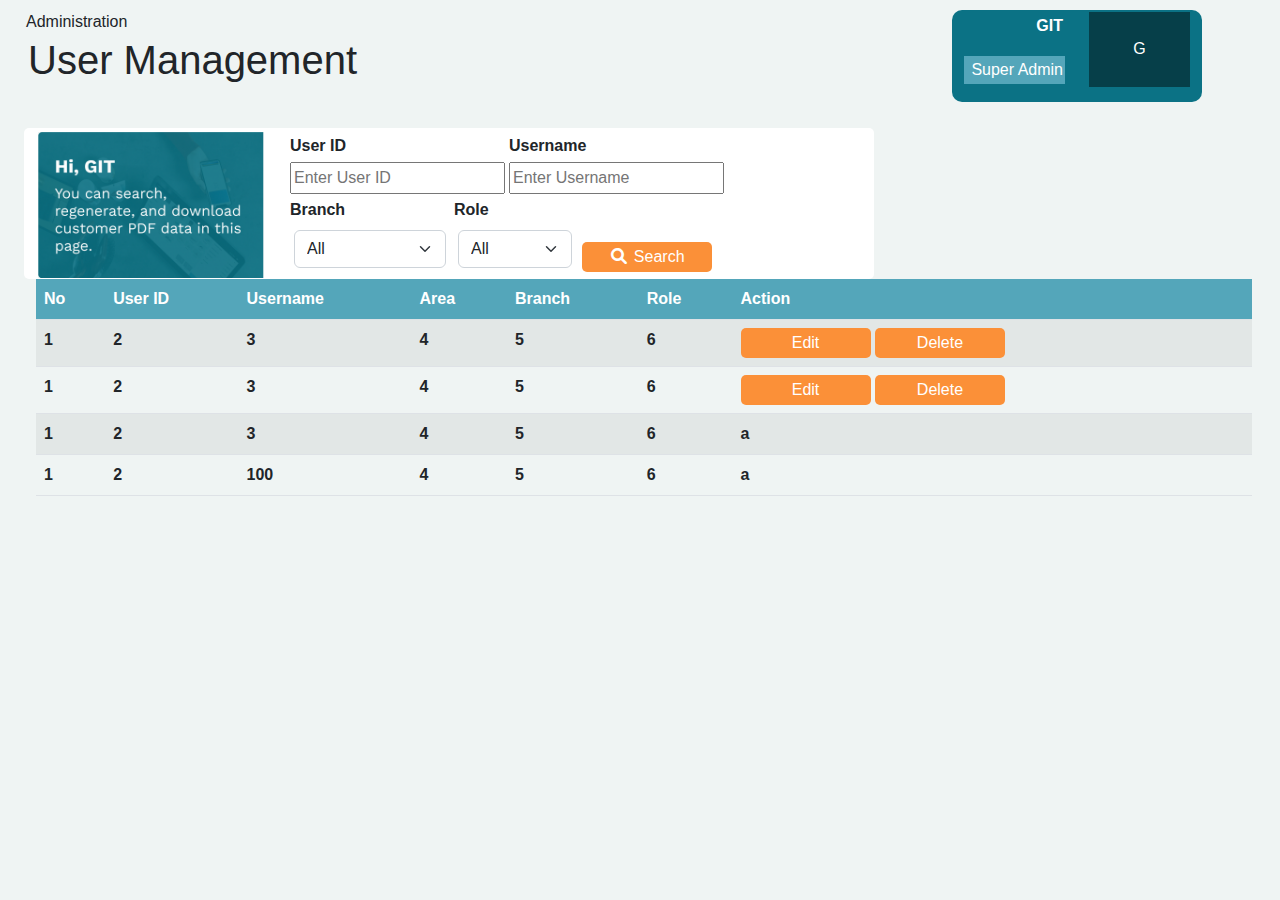
<file: user-management.html>
<!DOCTYPE html>
<html>
    <head>
        <meta charset="utf-8">
        <meta name="viewport" content="width=device-width, initial-scale=1">
        <title>e-Statement</title>
        <link rel="stylesheet" href="css/bootstrap.min.css">
        <link rel="stylesheet" href="css/previw.css">
        <link rel="stylesheet" href="fontawesome-free-6.1.1-web/css/all.css">
        <!-- <link rel="stylesheet" href="https://cdnjs.cloudflare.com/ajax/libs/font-awesome/4.7.0/css/font-awesome.min.css"> -->
    </head>

    <body>
        <div class="container-fluid">
            <div class="row">
                <div class="col">
                    Administration 
                    <h1>User Management</h1>
                </div>
                <div class="col">
                    <div class="row" id="u">
                        <div class="col">
                            <p class="fw-bold">GIT</p>
                            <p class="role">Super Admin</p>
                        </div>
                        <div class="col" >
                            <div class="logo">
                                G
                            </div>
                        </div>
                    </div>
                </div>
                
            </div>
            <div class="container-fluid">
                <div class="row" id="atas">
                    <img src="icon/pict1.png" class="img">
                    <div class="col">
                        <table>
                            <tr>
                                <th>User ID</th>
                                <th>Username</th>
                            </tr>
                            <tr>
                                <th><input type="text" placeholder="Enter User ID"></th>
                                <th><input type="text" placeholder="Enter Username"></th>
                                
                            </tr>
                        </table>
                        <table>
                            <tr>
                                <th>Branch</th>
                                <!-- <th>&nbsp</th> -->
                                <th>Role</th>
                            </tr>
                            <tr>
                                <td>
                                    <div class="opt">
                                        <div class="input-group mb-3">
                                            <select class="form-select" id="inputGroupSelect01">
                                                <option selected value="1">All</option>
                                                <option value="2">Kantor Pusat</option>
                                                <option value="3">Menara BTPN</option>
                                            </select>
                                        </div>
                                    </div>
                                </td>
                                <td>
                                    <div class="opt">
                                        <div class="input-group mb-3">
                                            <select class="form-select" id="inputGroupSelect01">
                                                <option selected value="1">All</option>
                                                <option value="2">PIC LOB</option>
                                                <option value="3">Cabang</option>
                                            </select>
                                        </div>
                                    </div>
                                </td>
                                <td>
                                    <div class="ser">
                                        <button class=""><i class="fa-solid fa-magnifying-glass"></i> Search</button></td>
                                    </div>
                            </tr>
                        </table>
                        
                    </div>
                    
                </div>
                <table  class="table table-striped" style="width: 100%;">
                    <thead class="bek">
                        <tr>
                            <th>No</th>
                            <th>User ID</th>
                            <th>Username</th>
                            <th>Area</th>
                            <th>Branch</th>
                            <th>Role</th>
                            <th>Action</th>
                        </tr>
                    </thead>
                    <tbody>
                        <tr>
                            <th>1</th>
                            <th>2</th>
                            <th>3</th>
                            <th>4</th>
                            <th>5</th>
                            <th>6</th>
                            <th>
                                <button class="bD">Edit</button>
                                <button class="bE">Delete</button>
                                
                            </th>
                        </tr>
                        <tr>
                            <th>1</th>
                            <th>2</th>
                            <th>3</th>
                            <th>4</th>
                            <th>5</th>
                            <th>6</th>
                            <th>
                                <button class="bD">Edit</button>
                                <button class="bE">Delete</button>
                            </th>
                        </tr>
                        <tr>
                            <th>1</th>
                            <th>2</th>
                            <th>3</th>
                            <th>4</th>
                            <th>5</th>
                            <th>6</th>
                            <th>a</th>
                        </tr>
                        <tr>
                            <th>1</th>
                            <th>2</th>
                            <th>100</th>
                            <th>4</th>
                            <th>5</th>
                            <th>6</th>
                            <th>a</th>
                        </tr>
                    </tbody>
                </table>
            </div>
        </div>
    </body>
</html>
</file>
<file: css/stylesheet.css>
.clear{clear: left;}
.tar{text-align: right;}
.tal{text-align: left;}

.dr{height: 5px; margin: 0px 0px 20px; width: 100%; clear: left; background: url("../img/backgrounds/divider.png") left center repeat-x;}
    .dr span{background: url("../img/backgrounds/divider_span.png") center center no-repeat; width: 100%; height: 5px; display: block;}
    .menu .dr{float: left; margin: 10px 0px;}

.wrapper{margin: 0px auto;}
    
.header{display: block; height: 40px; width: 100%; position: absolute; z-index: 1999; background: url("../img/styles/default/backgrounds/header.jpg") left top repeat-x;}
    .header .logo{display: block; float: left; padding: 8px 3px; }
        .header .header_menu{display: block; float: right; padding: 3px 20px; margin: 0px; list-style: none;}
            .header .header_menu li { display: block; float: left; padding: 0px; margin: 4px 5px 4px 0px;}
            .header .header_menu li a{display: block; float: left; width: 25px; height: 25px; text-decoration: none;}
            .header .header_menu li:last-child{margin-right: 0px;}
            
                .header .header_menu li.list_icon{ background: url("../img/styles/default/header_menu_list.png") left top no-repeat; display: none;}
                .header .header_menu li.settings_icon{ background: url("../img/styles/default/header_menu_settings.png") left top no-repeat;}

    .header .header_menu li .popup{right: 14px; top: 40px;}
    .header .header_menu li .popup .head .arrow{width: 17px; height: 12px; left: auto; right: 10px !important; top: -11px; background: url("../img/styles/default/arrow-top.png") left top no-repeat transparent;}
        .header .header_menu li .popup .checker{padding-left: 0px; cursor: pointer;}
            .header .header_menu li .popup .checker input[type='checkbox']{margin: 0px; margin-top: -10px;}
        .header .header_menu li .popup .row-fluid{margin-bottom: 0px;}
            .header .header_menu li .popup .row-fluid div[class^='span']{font-size: 11px; line-height: 30px;}
                
    
.menu{display: block; width: 219px; position: absolute; margin-top: 0px; z-index: 999; background: url("../img/backgrounds/menu.jpg") left top repeat; 
      border-bottom: 1px solid #CCCCCC; -webkit-border-bottom-left-radius: 3px; -webkit-border-bottom-left-radius: 3px; -moz-border-bottom-left-radius: 3px; -moz-border-bottom-right-radius: 3px; border-bottom-left-radius: 3px; border-bottom-right-radius: 3px;
      border-right/*\**/: 1px solid #DDDDDD;
      border-left: 1px solid #DDDDDD; padding-bottom: 1px;}
    .menu .breadLine{border-right: 0px; border-left: 0px;}
    .menu .breadLine .arrow{ position: absolute; left: 110px; top: -12px; background: url("../img/menu-arrow-top.png") left top repeat; width: 17px; height: 12px; display: none; }
    /* ~ADMIN~ */
    
    .adminControl{padding: 1px 10px 0px 16px; float: left; font-size: 11px; color: #333; background: url("../img/arrow_left.png") left center no-repeat; width: 194px; cursor: pointer; -moz-text-shadow: 0 1px 0 #FFFFFF; -webkit-text-shadow: 0 1px 0 #FFFFFF; text-shadow: 0 1px 0 #FFFFFF;}
        .adminControl.active{background: url("../img/arrow_right.png") 200px 4px no-repeat;}
    .admin{display: none; float: left; position: relative; padding: 5px; width: 209px; -moz-box-shadow: inset 0 0 5px #CCC; -webkit-box-shadow: inset 0 0 5px #CCC; box-shadow: inset 0 0 5px #CCC;}
        .admin .image{float: left; width: 62px; margin-right: 5px;}
        .admin ul.control,
        .headInfo ul.control{display: block; float: left; width: 142px; list-style: none; margin: 0px;}
            .admin ul.control li a,
            .headInfo ul.control li a{font-size: 11px; color: #333; -moz-text-shadow: 0 1px 0 #FFFFFF; -webkit-text-shadow: 0 1px 0 #FFFFFF; text-shadow: 0 1px 0 #FFFFFF;}
            .admin ul.control li .caption{display: block; float: right; font-size: 10px; background-color: #333; color: #fff; padding: 2px 4px 2px 3px; line-height: 13px; margin: 3px 0px 3px 5px; 
                                          -moz-border-radius: 3px; -webkit-border-radius: 3px; border-radius: 3px; text-decoration: none; text-shadow: none;}
                .admin ul.control li .caption.red{background-color: #a5302c;}
                .admin ul.control li .caption.green{background-color: #225B15;}
                .admin ul.control li .caption.yellow{background-color: #FBB450;}
                
        .admin .info{float: left; padding: 5px; font-size: 10px; color: #666; line-height: 14px; -moz-text-shadow: 0 1px 0 #FFFFFF; -webkit-text-shadow: 0 1px 0 #FFFFFF; text-shadow: 0 1px 0 #FFFFFF;}
            

    /* ~NAVIGATION~ */
    .navigation{list-style: none; position: relative; padding: 0px; margin: 0px; float: left;}
        .navigation li{border-top: 1px solid #5a87b5; border-bottom: 1px solid #335A85; border-right: 1px solid #335A85; background: url("../img/styles/default/backgrounds/menu-item.jpg") left top repeat-x;  padding: 0px; margin: 0px; display: block; float: left; width: 218px; position: relative;}
        
        /*.menu .navigation li:hover,.menu .navigation li.active{border-color: #143D6B; border-top-color: #5a87b5; background: url("../img/styles/default/backgrounds/menu-item-active.jpg") left top repeat-x;}*/
        
        .navigation li.openable{background: url("../img/styles/default/menu_arrow_down.png") 198px 12px no-repeat, url("../img/styles/default/backgrounds/menu-item.jpg") left top repeat-x;}
        .navigation li.openable.active{background: url("../img/styles/default/menu_arrow_down.png") 198px 12px no-repeat, url("../img/styles/default/backgrounds/menu-item-active.jpg") left top repeat-x;}        
        .navigation li.openable:hover{background: url("../img/styles/default/menu_arrow_down.png") 198px 12px no-repeat, url("../img/styles/default/backgrounds/menu-item-active.jpg") left top repeat-x;}
        .navigation li.openable.active{background: url("../img/styles/default/menu_arrow_up.png") 198px 12px no-repeat, url("../img/styles/default/backgrounds/menu-item-active.jpg") left top repeat-x;}
        
        
        
        .navigation li > a{color: #fff; text-decoration: none; padding: 0px; display: block; float: left; width: 218px; position: relative; -moz-text-shadow: 0 1px 1px #333; -webkit-text-shadow: 0 1px 1px #333; text-shadow: 0 1px 1px #333;}
            .navigation li > a span.text{width: 182px; padding: 9px 0px; display: block; margin-left: 10px; float: left; overflow: hidden;}
        
        .navigation li.openable > ul{padding: 0px; margin: 0px; float: left; width: 219px; display: none;}
        .navigation li.active > ul{display: block !important;}
            .navigation li > ul > li{display: block; float: left; width: 219px; background: #F2F2F2; border-top: 1px solid #92826c !important; border-bottom: 0 none !important; border-right: 0 none;}
            /*.navigation li > ul > li:hover, */
            /*.navigation li > ul > li.active{background: #EDEDED !important;}*/
            .navigation li > ul > li > a{display: block; float: left; padding-left: 0px; width: 175px;}
            .navigation li > ul > li > a span.text{ color: #fff; font-size: 11px; padding: 6px 0px; width: 140px; -moz-text-shadow: 0 1px 1px #333; -webkit-text-shadow: 0 1px 1px #333; text-shadow: 0 1px 1px #333;}
            .navigation li > ul > li > a [class*="icon-"]{margin: 9px 0px 7px 10px; display: block; float: left;} 
        
            .navigation li > ul > li > a.caption{float: right; width: auto; background-color: #fff; color: #335A85; text-align: center; font-size: 11px; height: 18px; line-height: 18px; padding: 0px 5px; margin: 6px 0px;
                    -moz-border-radius: 3px;-webkit-border-radius: 3px;-o-border-radius: 3px;-ms-border-radius: 3px;border-radius: 3px; color: #fff; margin-right: 5px;
                    border: 1px solid #143D6B;
                    background: #143D6B;
                    background: -moz-linear-gradient(top, #335A85 0%, #143D6B 100%);
                    background: -webkit-gradient(linear, left top, left bottom, color-stop(0%,#335A85), color-stop(100%,#143D6B));
                    background: -webkit-linear-gradient(top, #335A85 0%,#143D6B 100%);
                    background: -o-linear-gradient(top, #335A85 0%,#143D6B 100%);
                    background: -ms-linear-gradient(top, #335A85 0%,#143D6B 100%);
                    background: linear-gradient(top, #335A85 0%,#143D6B 100%);
                    filter: progid:DXImageTransform.Microsoft.gradient( startColorstr='#335A85', endColorstr='#143D6B',GradientType=0 );
                }
                .navigation li > ul > li > a.red{
                    border: 1px solid #772E2C;
                    background: #a5302c;
                    background: -moz-linear-gradient(top,  #c93934 0%, #a5302c 100%);
                    background: -webkit-gradient(linear, left top, left bottom, color-stop(0%,#c93934), color-stop(100%,#a5302c));
                    background: -webkit-linear-gradient(top, #c93934 0%, #a5302c 100%);
                    background: -o-linear-gradient(top, #c93934 0%,#a5302c 100%);
                    background: -ms-linear-gradient(top, #c93934 0%,#a5302c 100%);
                    background: linear-gradient(top, #c93934 0%,#a5302c 100%);
                    filter: progid:DXImageTransform.Microsoft.gradient( startColorstr='#c93934', endColorstr='#a5302c',GradientType=0 );
                }
                .navigation li > ul > li > a.green{
                    border: 1px solid #225B15;
                    background: #2E801E;
                    background: -moz-linear-gradient(top, #55AB2D 0%, #2E801E 100%);
                    background: -webkit-gradient(linear, left top, left bottom, color-stop(0%,#55AB2D), color-stop(100%,#2E801E));
                    background: -webkit-linear-gradient(top, #55AB2D 0%,#2E801E 100%);
                    background: -o-linear-gradient(top, #55AB2D 0%,#2E801E 100%);
                    background: -ms-linear-gradient(top, #55AB2D 0%,#2E801E 100%);
                    background: linear-gradient(top, #55AB2D 0%,#2E801E 100%);
                    filter: progid:DXImageTransform.Microsoft.gradient( startColorstr='#55AB2D', endColorstr='#2E801E',GradientType=0 );
                }  
                .navigation li > ul > li > a.yellow{                
                    border: 1px solid #AD6704;
                    background: #FBB450;
                    background: -moz-linear-gradient(top, #FBB450 0%, #F89406 100%);
                    background: -webkit-gradient(linear, left top, left bottom, color-stop(0%,#FBB450), color-stop(100%,#F89406));
                    background: -webkit-linear-gradient(top, #FBB450 0%,#F89406 100%);
                    background: -o-linear-gradient(top, #FBB450 0%,#F89406 100%);
                    background: -ms-linear-gradient(top, #FBB450 0%,#F89406 100%);
                    background: linear-gradient(top, #FBB450 0%,#F89406 100%);
                    filter: progid:DXImageTransform.Microsoft.gradient( startColorstr='#FBB450', endColorstr='#F89406',GradientType=0 );
                }            
            
    /* ~NAVIGATION~ */
    

    
    .menu .widget, .menu .widget-fluid{display: block; float: left; width: 200px; padding: 0px 10px;}
    .menu .widget-fluid{padding: 0px; width: 219px;}
    
    .menu .widget .input-append, .menu .widget-fluid .input-append{margin-bottom: 0px;}
    
    .menu .popup {right: -415px;}    

    .popup{position: absolute; top: 0px; z-index: 3; width: 400px; background-color: #FFFFFF; 
            box-shadow: 0px 1px 6px rgba(0, 0, 0, 0.35); display: none;}
        .popup .head{background: url("../img/styles/default/backgrounds/box-head.jpg") left top repeat-x; background-clip: padding-box; position: relative;}
            .popup .head .arrow{position: absolute; left: -12px; top: 10px; width: 12px; height: 17px; background: url("../img/styles/default/arrow.png") left top no-repeat transparent;}
            .popup .head .name{font-size: 12px; color: #fff; float: left; display: block; padding: 10px; line-height: 18px; font-weight: bold;}
        
        .popup .body{padding: 10px; position: relative; border-right/*|**/: 1px solid #D5D5D5; border-left/*|**/: 1px solid #D5D5D5;}
        .popup .body-fluid{position: relative; padding: 0px; border-right/*|**/: 1px solid #D5D5D5; border-left/*|**/: 1px solid #D5D5D5;}
        
            .popup .messages .item,
            .block.messages .item{border-bottom: 1px solid #E4E8ED; border-top: 1px solid #FFF; position: relative;}
                .popup .messages .item .image,
                .block.messages .item .image{display: inline-block; width: 60px; padding: 5px 0px 5px 0px; position: absolute; left: 0px; top: 0px;}
                .popup .messages .item .info,
                .block.messages .item .info{padding: 5px 5px 5px 70px; font-size: 11px;}
                    .popup .messages .item .info .name,
                    .block.messages .item .info .name{font-size: 11px; color: #005580; font-weight: bold;}
                    .popup .messages .item .info p,
                    .block.messages .item .info p{margin: 0px; font-size: 11px; color: #333; line-height: 17px;}
                    .popup .messages .item .info > span,
                    .block.messages .item .info > span{color: #999; font-size: 11px;}            
            .popup .messages .item:last-child,
            .block.messages .item:last-child{border-bottom: 0px;}            
            .block.messages .item:first-child{border-top: 0px;}            
            .popup .messages .item:first-child .image,
            .block.messages .item:first-child .image,
            .popup .messages .item:first-child .info,
            .block.messages .item:first-child .info{padding-top: 0px;}
        .popup .footer,
        .block .footer{background-color: #F2F2F2; border-top: 1px solid #DAE1E8; padding: 8px 5px 7px; text-align: right;}
        
        .popup .footer{border-right/*|**/: 1px solid #D5D5D5; border-left/*|**/: 1px solid #D5D5D5; border-bottom/*|**/: 1px solid #D5D5D5;}
        
        .popup .search{position: relative;}
        .popup .search input[type="text"],
        .popup .search input[type="password"], 
        .popup .search input textarea{width: 100%; font-size: 11px; color: #454545; padding: 7px 7px 5px; border: 1px solid #D7D7D7;
                                        box-sizing: border-box; -webkit-box-sizing: border-box; -moz-box-sizing: border-box; -ms-box-sizing: border-box;                                                
                                        display: inline-block; background: #FDFDFD; height: 26px; margin: 0px;}

        /* BLOCK NEWS */
        .block.news .item{border-bottom: 1px solid #E4E8ED; border-top: 1px solid #FFF; position: relative; padding-bottom: 5px;}
        .block.news .item:first-child{border-top: 0px;}
        .block.news .item:last-child{border-bottom: 0px;}
            .block.news .item > a{font-size: 12px; font-weight: bold;}
            .block.news .item > p{font-size: 11px; color: #333; margin: 0px 10px;}
            .block.news .item > span.date{font-size: 11px; color: #999;}
            .block.news .item .controls{position: absolute; right: 5px; bottom: 5px; opacity: 0.5;}
                .block.news .item .controls:hover{opacity: 0.8;}
        /* BLOCK NEWS */
    
.breadLine{height: 23px; background: url("../img/backgrounds/nav.jpg") left top repeat-x; border: 1px solid #CCC; border-top: 0px;}
    .breadLine .breadcrumb{float: left;}
        .breadLine .breadcrumb, .breadLine .breadcrumb li, .breadLine .breadcrumb a{font-size: 11px;}    

    .breadLine .buttons{display: block; float: right; padding: 0px; margin: 0px 20px 0px 0px; list-style: none; border-right: 1px solid #D5D5D5;}
        .breadLine .buttons li{display: block; float: left; padding: 0px; margin: 0px; border-left: 1px solid #D5D5D5; position: relative;}        
            .breadLine .buttons li > a{display: block; float: left; padding: 1px 5px 2px 10px; margin: 0px; font-size: 11px; color: #333;}
            .breadLine .buttons li > a span{ margin-right: 5px; -moz-text-shadow: 0 1px 0 #FFFFFF; -webkit-text-shadow: 0 1px 0 #FFFFFF; text-shadow: 0 1px 0 #FFFFFF; }
            .breadLine .buttons li > a:hover{text-decoration: none; background: #E6E6E6;}
    
    .breadLine .buttons li .popup{right: 0px; top: 35px;}        
        .breadLine .buttons li .popup .head .arrow{width: 17px; height: 12px; left: auto; right: 10px !important; top: -11px; background: url("../img/styles/default/arrow-top.png") left top no-repeat transparent;}
    
        
.content{position: relative;}
    .content .workplace{position: relative; padding: 20px;}
    
        /* ~BOXES~ */
        
        
        
        .content .workplace .head{background: url("../img/styles/default/backgrounds/box-head.jpg") left top repeat-x; background-clip: padding-box; border: 1px solid #335A85;
                                 -moz-border-top-left-radius: 3px; -moz-border-top-right-radius: 3px;
                                 -webkit-border-top-left-radius: 3px; -webkit-border-top-right-radius: 3px;
                                 -o-border-top-left-radius: 3px; -o-border-top-right-radius: 3px;
                                 -ms-border-top-left-radius: 3px; -ms-border-top-right-radius: 3px;
                                 border-top-left-radius: 3px; border-top-right-radius: 3px;
                                 }
            .content .workplace .head h1, .content .workplace .head h2, .content .workplace .head h3, .content .workplace .head h4, .content .workplace .head h5, .content .workplace .head h6{
                font-size: 12px; color: #fff; line-height: 22px; padding: 8px 0px; margin: 0px; font-weight: bold; margin-left: 10px; display: block; float: left;
                -moz-text-shadow: 0 1px 0 #333; -webkit-text-shadow: 0 1px 0 #333; text-shadow: 0 1px 0 #333;
            }
            .content .workplace .head .buttons{float: right; background: none; position: relative; list-style: none; margin: 0px;}
                .content .workplace .head .buttons > li{display: block; float: left;}
                .content .workplace .head .buttons li:active, .content .workplace .head .buttons li.active{background: url('../img/styles/default/backgrounds/box-head-active.jpg') left center repeat-x;}
                
                .content .workplace .head .buttons li > a{outline: none;}
                .content .workplace .head .buttons [class*="isw-"], .content .workplace .head .button [class*="isb-"]{ margin: 0px; padding: 11px 10px; border-left: 1px solid #335A85;}
                
                .content .workplace .head .buttons li .dd-list{display: none; position: absolute; z-index: 2; right: -1px; min-width: 150px; list-style: none; padding: 0px; margin: 0px; top: 100%; background-color: #395E88; border: 1px solid #143D6B;}
                    .content .workplace .head .buttons li .dd-list li{display: block; clear: left; border-top: 1px solid #507298; border-bottom: 1px solid #143D6B;}
                    .content .workplace .head .buttons li .dd-list li:last-child{border-bottom: 0px;}
                        .content .workplace .head .buttons li .dd-list li a{line-height: 38px; color: #fff; font-size: 11px; display: block; text-decoration: none;}
                        .content .workplace .head .buttons li .dd-list li a:hover{background-color: #2C517A;}
                            .content .workplace .head .buttons li .dd-list li [class*="isw-"], .content .workplace .head .button .dd-list li [class*="isb-"]{border: 0px;}
            
                .content .workplace .head .buttons > li.s_loader,
                .content .workplace .head .buttons > li.w_loader,
                .content .workplace .head .buttons > li.c_loader,
                .content .workplace .head .buttons > li.loader{border: 0px;}
                    .content .workplace .head .buttons > li.s_loader{padding: 9px 13px;}
                    .content .workplace .head .buttons > li.c_loader{padding: 3px 4px 4px 5px;}
                    .content .workplace .head .buttons > li.w_loader,
                    .content .workplace .head .buttons > li.loader{padding: 3px 5px;}
                    
                .content .workplace .head .buttons > li.toggle a{background: url("../img/styles/default/menu_arrow_up.png") center center no-repeat; display: block; float: left; width: 30px; height: 38px; border-left: 1px solid #315680;}
                .content .workplace .head .buttons > li.toggle{background: none;}
                .content .workplace .head .buttons > li.toggle.active a{background: url("../img/styles/default/menu_arrow_down.png") center center no-repeat;}

                    
            .content .workplace .headInfo{background-color: #F1F1F1; border: 1px solid #D5D5D5; padding: 5px; position: relative;
                                          -moz-border-top-left-radius: 3px; -webkit-border-top-left-radius: 3px; border-top-left-radius: 3px;
                                          -moz-border-top-right-radius: 3px; -webkit-border-top-right-radius: 3px; border-top-right-radius: 3px;}            
            .content .workplace .headInfo .arrow_down{width: 17px; height: 12px; position: absolute; left: 50%; margin-left: -9px; bottom: -12px; background: url('../img/menu-arrow-down.png') left top no-repeat; z-index: 1;}            
                .content .workplace .headInfo .image{margin: 0px 10px 5px 5px; float: left;}                
                    .content .workplace .headInfo .image a{display: block; font-weight: bold; text-align: center;}
                .content .workplace .headInfo .info{float: left; font-size: 11px; color: #333;}
                    .content .workplace .headInfo .info address{margin-bottom: 0px;}                    
                    .content .workplace .headInfo .input-append{text-align: right;}                    
                    .content .workplace .headInfo .input-append,
                    .content .workplace .headInfo .input-append button{margin-bottom: 0px;}                                        
                    .content .workplace .headInfo .actions{text-align: right; margin: 5px 0px 0px;}
                        .content .workplace .headInfo .actions .btn-group .btn{margin: 0px;}
                        
                    
            .block,.block-fluid{border: 1px solid #ccc; border-top: 0px; background-color: #F9F9F9; margin-bottom: 20px;
                    -moz-border-bottom-left-radius: 3px; -moz-border-bottom-right-radius: 3px;
                    -webkit-border-bottom-left-radius: 3px; -webkit-border-bottom-right-radius: 3px;
                    -o-border-bottom-left-radius: 3px; -o-border-bottom-right-radius: 3px;
                    -ms-border-bottom-left-radius: 3px; -ms-border-bottom-right-radius: 3px;
                    border-bottom-left-radius: 3px; border-bottom-right-radius: 3px;}
            .block-fluid.without-head,
            .block.without-head{-moz-border-radius: 3px; -webkit-border-radius: 3px; border-radius: 3px; border-top: 1px solid #ccc;}
            .block{padding: 10px;}

            /* bootstrap navbar */
            .navbar-inner{background: url("../img/styles/default/backgrounds/box-head.jpg") left top repeat-x; background-clip: padding-box; border: 1px solid #335A85;
                          -moz-box-shadow: none; -webkit-box-shadow: none; box-shadow: none; min-height: 38px;}
                .navbar .brand{color: #FFF !important; text-shadow: 0px 1px 0px #333; padding: 8px 20px 8px;}
                .navbar .divider-vertical{height: 38px;border-right: 1px solid #335A85; border-left: 1px solid #5B7FA3;}
                
                .navbar .nav > li > a{padding: 10px 20px 8px; color: #FFF; text-shadow: 0px 1px 0px #333;}                
                .navbar .nav > .active > a, 
                .navbar .nav > .active > a:hover, 
                .navbar .nav > .active > a:focus,
                .navbar .nav li.dropdown.open > .dropdown-toggle, 
                .navbar .nav li.dropdown.active > .dropdown-toggle, 
                .navbar .nav li.dropdown.open.active > .dropdown-toggle{background: url('../img/styles/default/backgrounds/box-head-active.jpg') left center repeat-x; color: #FFF;}
                
                .navbar .nav > li > a:focus, .navbar .nav > li > a:hover{color: #F5F5F5;}
                
                .navbar .nav li.dropdown > .dropdown-toggle .caret,
                .navbar .nav li.dropdown.open > .dropdown-toggle .caret, 
                .navbar .nav li.dropdown.active > .dropdown-toggle .caret, 
                .navbar .nav li.dropdown.open.active > .dropdown-toggle .caret{border-top-color: #FFF; border-bottom-color: #FFF;}
                
            /* eof bootstrap navbar */
            
            /* ~Simple table~ */
            
            [class*="block"] .table{margin: 0px;}
                [class*="block"] .table tr th{padding: 4px 8px; font-size: 11px; background-color: #F1F1F1; color: #666;}
                [class*="block"] .table tr th,[class*="block"] .table tr td{border-right: 1px solid #ddd;}
                [class*="block"] .table tr th:last-child,[class*="block"] .table tr td:last-child{border-right: 0px;}
                [class*="block"] .table tr td{background-color: #F9F9F9;}
                    [class*="block"] .table tr:nth-child(2n+1) td{background-color: #FFF;}
                    
                    .table.images td.info > *{display: block; width: auto; clear: both;}
                        .table.images td.info > span{font-size: 11px; color: #999;}
                    
            /* ~Simple table~ */                            
            
                
            /* Messaging */           
            
            .messaging{padding-top: 5px;}
            .messaging .itemIn,.messaging .itemOut{margin: 5px 0px 10px 0px; clear: left; position: relative;}            
                .messaging .itemIn .text,.messaging .itemOut .text{padding: 7px 8px; border: 1px solid #d5d5d5; background-color: #FFF; margin-right: 70px; font-size: 11px; color: #333; line-height: 17px;
                    -moz-border-radius: 3px;-webkit-border-radius: 3px;-o-border-radius: 3px;-ms-border-radius: 3px;border-radius: 3px;}
                    .messaging .itemOut .text{margin: 0px 0px 0px 70px;}
                        .messaging .itemOut .text .info,
                        .messaging .itemIn .text .info{ margin-bottom: 5px;}
                            .messaging .itemOut .text .info .name,
                            .messaging .itemIn .text .info .name{ float: left; font-size: 11px; color: #005580; font-weight: bold; }
                            .messaging .itemOut .text .info .name{color: #333;}
                            .messaging .itemOut .text .info .date,
                            .messaging .itemIn .text .info .date{ float: right; font-size: 11px; color: #999; }
                .messaging .itemIn .image,.messaging .itemOut .image{position: absolute; display: block; right: 0px; top: 0px;}
                    .messaging .itemOut .image{right: auto; left: 0px;}
                .messaging .controls{margin-top: 20px; text-align: right;}                
                    .messaging .controls .control{ padding: 0; marign: 0; display: block; padding-right: 10px;}
                        .messaging .controls .control textarea{width: 100%; padding: 4px; font-size: 11px;}
                    
            
            /* Messaging */
            
            .row-form{border-bottom: 1px solid #DDD; border-top: 1px solid white; padding: 2px 5px; vertical-align: baseline;}
            div[class^="span"] .row-form:first-child{border-top: 0px;}
            div[class^="span"] .row-form:last-child{border-bottom: 0px;}            
                .row-form [class^="span"]{line-height: 30px;}
                    .row-form input[type="text"],
                    .row-form input[type="password"], 
                    .row-form textarea{ width: 100%; font-size: 11px; color: #454545; padding: 0px 7px 0px; border: 1px solid #D7D7D7;
                        box-sizing: border-box; -webkit-box-sizing: border-box; -moz-box-sizing: border-box; -ms-box-sizing: border-box;                                                
                        display: inline-block; background: #FDFDFD; height: 26px; margin: 0px; line-height: 24px; 
                    }   
                    .row-form input[type="text"].input-mini,.row-form input[type="password"].input-mini{width: 50px;}
                    .row-form input[type="text"].input-small,.row-form input[type="password"].input-small{width: 90px;}
                    .row-form input[type="text"].input-medium,.row-form input[type="password"].input-medium{width: 150px;}
                    .row-form input[type="text"].input-large,.row-form input[type="password"].input-large{width: 210px;}
                    .row-form input[type="text"].input-xlarge,.row-form input[type="password"].input-xlarge{width: 270px;}
                    .row-form input[type="text"].input-xxlarge,.row-form input[type="password"].input-xxlarge{width: 530px;}
                    
                    
                    
                    .row-form textarea{min-height: 100px;}
                    
                    .row-form select{margin: 0px; font-size: 11px; color: #666; padding: 7px 5px 6px 5px; display: inline-block; line-height: 11px; border: 1px solid #AAAAAA; width: auto; max-width: 100%; width: 100%;
                                    background: #FFF;
                                    background: -moz-linear-gradient(center bottom , #EEE 0%, white 50%);                                    
                                    background: -webkit-gradient(linear, center bottom, center bottom, color-stop(0%,#EEE), color-stop(50%,#FFF));
                                    background: -webkit-linear-gradient(center bottom, #EEE 0%,#FFF 50%);
                                    background: -o-linear-gradient(center bottom, #EEE 0%,#FFF 50%);
                                    background: -ms-linear-gradient(center bottom, #EEE 0%,#FFF 50%);
                                    background: linear-gradient(center bottom, #EEE 0%,#FFF 50%);
                                    filter: progid:DXImageTransform.Microsoft.gradient( startColorstr='#EEEEEE', endColorstr='#FFFFFF',GradientType=0 );                                     
                    }
                        .row-form select optgroup{border-left: 1px solid #AAA; border-right: 1px solid #AAA;}
                        .row-form select option{padding: 3px;}
                            
                    .row-form select[multiple]{min-height: 100px; padding: 0px 0px 0px 5px; background: none; background-color: #FFF;}
                    .row-form .select2-container,.select2-results{font-size: 11px;}
                    .row-form label.inline{font-size: 11px;}
                    .radio.inline, .checkbox.inline{padding-top: 0px;}
            
            .row-form span{font-size: 11px; color: #666;}                    
            
            .row-form input[type="checkbox"],
            .row-form input[type="radio"]{margin-left: 0px;}
                    
            .formErrorContent{line-height: 19px !important;}
            
            .scrollBox{padding-right: 0px;}
            .scroll{overflow: hidden;}
            
        /* ~BOXES~ */
        
        /* ~USERS LIST~ */
        .users{position: relative; padding-left: 0px !important;}
            .users .item{clear: both; border-bottom: 1px solid #E4E8ED; padding: 8px 10px; position: relative; cursor: pointer;}
                .users .item:hover{background-color: #EDF1F5;}
                .users .item:last-child{border-bottom: 0px;}                
            .users .item .image{position: absolute; left: 10px; top: 8px;}
            .users .item .info{padding-left: 42px; line-height: 32px;}
                .users .item .info a{font-size: 11px; color: #005580; font-weight: bold;}
                .users .item .info span{font-size: 11px; color: #738392; position: absolute; top: 8px; left: 50%;}
                .users .item .info span.text{left: auto; right: 10px; color: #333; font-weight: bold;}
                    .users .item .info .controls{position: absolute; right: 10px; top: 10px; opacity: 0.5;}
                        .users .item .info .controls:hover{opacity: 0.8;}
        /* ~USERS LIST~ */
                

        /* ACCORDION */
        .ui-accordion .ui-accordion-header{background-color: #F2F2F2; padding: 8px 10px 8px 30px; font-size: 12px; color: #005580; font-weight: bold; border: 0px; border-bottom: 1px solid #E4E8ED;}        
        .ui-accordion .ui-state-hover{background-color: #ededed;}
            .ui-accordion .ui-widget-content:last-child{box-shadow: none;}
            .ui-accordion .ui-accordion-header:last-child{border-bottom: 0px; box-shadow: none;}
        
        /* DIALOG */
        
        .dialog{ padding: 10px 0px 10px 10px !important; }
            .dialog .block{border: 0px; padding: 0px; padding-right: 10px; background: transparent; }
            
            .dialog .block input[type="text"],
                    .dialog .block input[type="password"], 
                    .dialog .block textarea{ width: 100%; font-size: 11px; color: #454545; padding: 7px 7px 5px; border: 1px solid #D7D7D7;
                        box-sizing: border-box; -webkit-box-sizing: border-box; -moz-box-sizing: border-box; -ms-box-sizing: border-box;                                                
                        display: inline-block; background: #FDFDFD; height: 26px; margin: 0px;
                    }                    
                    .dialog .block textarea{min-height: 100px;}      
                    
                    
        /* SLIDER */
            .amount{line-height: 17px; font-size: 11px; color: #5A799C;}
            
        /* SIMPLE LIST */
        
            .sList{list-style: none; padding: 0px; margin: 0px;}
                .sList li{display: block; padding: 8px 10px 6px; background-color: #F2F2F2; border-bottom: 1px solid #E4E8ED; border-top: 1px solid #FFF; cursor: pointer;}
                .sList li:hover{background-color: #F9F9F9;}
                .sList .placeholder{background-color: #fff8c4; height: 20px }

        /* LIST */
            .withList{padding-top: 5px;}
            ul.list{list-style: none; padding: 0px; margin: 0px; position: relative; float: none;}
                ul.list li{padding: 8px 5px 8px 45px; color: #333; border-top: 1px solid #FFF; border-bottom: 1px solid #D9D9D9; position: relative;}
                ul.list.nol li{padding: 8px 10px;}
                    ul.list li:first-child{border-top: 0px;}
                    ul.list li:last-child{border-bottom: 0px;}
                    ul.list li span.date{font-size: 11px; color: #666; display: block; position: absolute; left: 5px; top: 5px; width: 30px; line-height: 12px; text-align: center;}
                        ul.list li span.date b{color: #2E801E; display: block;}                    
        /* LIST */
        .block .footer,
        .block-fluid .footer{background-color: #F2F2F2; border-top: 1px solid #DAE1E8; padding: 5px 5px 4px; text-align: right; margin-top: 5px;}
                
        /* SORTABLE TABLES*/
        .dataTable{float: left;}
        
        
        .table-sorting{padding: 0px; position: relative; font-size: 12px; background-color: #FFF;}        
        .table-sorting .dataTables_wrapper{float: left; width: 100%;}
            .table-sorting .dataTables_length{font-size: 11px; color: #333; line-height: 16px; width: 150px; float: left; padding: 5px;}
                .table-sorting .dataTables_length label,
                .table-sorting .dataTables_filter label{font-size: 11px; color: #333; padding: 0px; line-height: 16px; height: auto; margin: 0px;}
                    .table-sorting .dataTables_length label select{padding: 3px 2px 3px 5px; font-size: 11px; color: #333; width: auto; line-height: 16px; margin: 0px;}
            .table-sorting .dataTables_filter{font-size: 11px; color: #333; line-height: 16px; width: 150px; float: right; padding: 5px;}
                .table-sorting .dataTables_filter label input[type="text"]{font-size: 11px; padding: 3px 2px 3px 5px; color: #333; line-height: 14px; margin: 0px; width: 100px; height: 15px;}                
            
            .table-sorting .table{border-top: 1px solid #DDD; border-bottom: 1px solid #DDD;}
            .table-sorting .table td.dataTables_empty{font-size: 11px; text-align: center; color: #333;}
            
            .table-sorting .dataTables_info{float: left; font-size: 11px; color: #333; padding: 8px 10px; line-height: 16px;}
            .table-sorting .dataTables_paginate{padding: 5px 5px; text-align: right; float: right;}
                .table-sorting .dataTables_paginate a.paginate_disabled_previous,
                .table-sorting .dataTables_paginate a.paginate_disabled_next,
                .table-sorting .dataTables_paginate a.paginate_button,  
                .table-sorting .paginate_enabled_next,
                .table-sorting .paginate_active,
                .table-sorting .paginate_enabled_previous{padding: 3px 5px; margin-left: 3px; font-size: 11px; color: #333;
                                                            border: 1px solid #DDD;
                                                            background: #F1F1F1;
                                                            background: -moz-linear-gradient(top, #F9F9F9 0%, #F1F1F1 100%);
                                                            background: -webkit-gradient(linear, left top, left bottom, color-stop(0%,#F9F9F9), color-stop(100%,#F1F1F1));
                                                            background: -webkit-linear-gradient(top, #F9F9F9 0%,#F1F1F1 100%);
                                                            background: -o-linear-gradient(top, #F9F9F9 0%,#F1F1F1 100%);
                                                            background: -ms-linear-gradient(top, #F9F9F9 0%,#F1F1F1 100%);
                                                            background: linear-gradient(top, #F9F9F9 0%,#F1F1F1 100%);
                                                            filter: progid:DXImageTransform.Microsoft.gradient( startColorstr='#F9F9F9', endColorstr='#F1F1F1',GradientType=0 );
                                                          text-decoration: none;
                                                          cursor: pointer;
                                                         }
                
                .table-sorting .paginate_active{color: #FFF !important;
                                                            border: 1px solid #777;
                                                            background: #858585;
                                                            background: -moz-linear-gradient(top, #999999 0%, #888888 100%);
                                                            background: -webkit-gradient(linear, left top, left bottom, color-stop(0%,#999999), color-stop(100%,#888888));
                                                            background: -webkit-linear-gradient(top, #999999 0%,#888888 100%);
                                                            background: -o-linear-gradient(top, #999999 0%,#888888 100%);
                                                            background: -ms-linear-gradient(top, #999999 0%,#888888 100%);
                                                            background: linear-gradient(top, #999999 0%,#888888 100%);
                                                            filter: progid:DXImageTransform.Microsoft.gradient( startColorstr='#ff999999', endColorstr='#ff888888',GradientType=0 );
                                                         }                                                      
                                                         
                .table-sorting .dataTables_paginate .paginate_enabled_next:hover,
                .table-sorting .dataTables_paginate a.paginate_button:hover,
                .table-sorting .dataTables_paginate .paginate_enabled_previous:hover{box-shadow: inset 0 1px 3px #ccc,0 1px 0 white; color: #666;}
                
                .table-sorting .dataTables_paginate a.paginate_disabled_previous,
                .table-sorting .dataTables_paginate a.paginate_button_disabled,
                .table-sorting .dataTables_paginate a.paginate_disabled_next{cursor: default; color: #ccc;}                
                
                .table-sorting .dataTables_paginate a.paginate_button_disabled:hover{box-shadow: none; color: #ccc;}
                
            .table-sorting .sorting_asc{background: url('../img/datatable/sort_asc.png') no-repeat center right; cursor: pointer;}
            .table-sorting .sorting_desc{background: url('../img/datatable/sort_desc.png') no-repeat center right; cursor: pointer;}
            .table-sorting .sorting{background: url('../img/datatable/sort_both.png') no-repeat center right; cursor: pointer;}
            .table-sorting .sorting_asc_disabled{background: url('../img/datatable/sort_asc_disabled.png') no-repeat center right;}
            .table-sorting .sorting_desc_disabled{background: url('../img/datatable/sort_desc_disabled.png') no-repeat center right;}
            
            /* ~GALLERY~ */
            
            .block.gallery a, .block-fluid.gallery a{display: inline-block;}
            .block.thumbs .thumbnail, .block-fluid.thumbs .thumbnail{width: 210px; display: block; float: left;}
                .block.thumbs .thumbnail h3, .block-fluid.thumbs .thumbnail h3{line-height: 30px;}
                .block.thumbs .thumbnail > a, .block-fluid.thumbs .thumbnail > a{width: 210px; display: block; text-align: center;}
            
            /* ~GALLERY~ */
            
            /* ~WIDGETS~ */
            
            .sOrders{padding: 0px; margin: 0px; font-size: 12px; position: relative; background-color: #F9F9F9;}
                .sOrders tr{border-bottom: 1px solid #E4E8ED; border-top: 1px solid #FFF;}                
                .sOrders tbody tr:nth-child(2n+1){background-color: #FFF;}
                .sOrders tbody tr:last-child{border-bottom: 0px;}
                .sOrders tfoot tr{border-top: 1px solid #E4E8ED;}
                    .sOrders th{padding: 5px; font-size: 11px; color: #666; border-right: 1px solid #E4E8ED; text-align: left; background-color: #F1F1F1;}
                    .sOrders td{padding: 5px; border-right: 1px solid #E4E8ED;}
                        .sOrders td a{color: #005580;}
                        .sOrders td span{display: block;}
                            .sOrders td span.date{color: #2E801E; font-weight: bold; text-align: center;}
                            .sOrders td span.time{color: #999; text-align: center; font-size: 11px;}
                            .sOrders td span.price{color: #772E2C; font-weight: bold;}
                    .sOrders th:last-child, .sOrders td:last-child{border-right: 0px;}
            
            /* ~WIDGETS~ */
            
            
            /* ~WIDGET BUTTONS ~*/
            
            .widgetButtons{border: 0px; text-align: center; padding: 5px 0px;}
                .widgetButtons .bb{border: 1px solid #D5D5D5; padding: 5px; margin-top: 5px; -moz-border-radius: 5px; -webkit-border-radius: 5px; border-radius: 5px; margin-left: 5px; position: relative;
                                   -moz-box-shadow: inset 0 0 5px #D5D5D5; -webkit-box-shadow: inset 0 0 5px #D5D5D5; box-shadow: inset 0 0 5px #D5D5D5; background-color: #FFF; display: inline-block;}
                
            .widgetButtons .bb:first-child{margin: 0px;}
                .widgetButtons .bb a span[class^=ibb]{opacity: 0.8;}
                
            .widgetButtons .bb > a{display: block; float: left; padding: 20px; -moz-border-radius: 5px; -webkit-border-radius: 5px; border-radius: 5px;}

            .widgetButtons .bb a{
                color: #FFF;
                border: 1px solid #416C9B;
                background: #416C9B;
                background: -moz-linear-gradient(top, #5B7EA4 0%, #416C9B 100%);
                background: -webkit-gradient(linear, left top, left bottom, color-stop(0%,#5B7EA4), color-stop(100%,#416C9B));
                background: -webkit-linear-gradient(top, #5B7EA4 0%,#416C9B 100%);
                background: -o-linear-gradient(top, #5B7EA4 0%,#416C9B 100%);
                background: -ms-linear-gradient(top, #5B7EA4 0%,#416C9B 100%);
                background: linear-gradient(top, #5B7EA4 0%,#416C9B 100%);
                filter: progid:DXImageTransform.Microsoft.gradient( startColorstr='#5B7EA4', endColorstr='#416C9B',GradientType=0 );                                                                                                                                          
                -moz-box-shadow: 0 1px 1px #222, 0px 1px 0 #7797ba inset;
                -webkit-box-shadow: 0 1px 1px #222, 0px 1px 0 #7797ba inset;
                box-shadow: 0 1px 1px #222, 0px 1px 0 #7797ba inset;                
            }

            .widgetButtons .gray a,.wBlock.gray{
                color: #333 !important;
                border: 1px solid #D9D9D9 !important;
                background: #E5E5E5 !important;
                background: -moz-linear-gradient(top, #F9F9F9 0%, #E5E5E5 100%) !important;
                background: -webkit-gradient(linear, left top, left bottom, color-stop(0%,#F9F9F9), color-stop(100%,#E5E5E5)) !important;
                background: -webkit-linear-gradient(top, #F9F9F9 0%,#E5E5E5 100%) !important;
                background: -o-linear-gradient(top, #F9F9F9 0%,#E5E5E5 100%) !important;
                background: -ms-linear-gradient(top, #F9F9F9 0%,#E5E5E5 100%) !important;
                background: linear-gradient(top, #F9F9F9 0%,#E5E5E5 100%) !important;
                filter: progid:DXImageTransform.Microsoft.gradient( startColorstr='#F9F9F9', endColorstr='#E5E5E5',GradientType=0 ) !important;
                -moz-box-shadow: 0 1px 1px #B5B5B5, 0px 1px 0 #FFF inset !important;
                -webkit-box-shadow: 0 1px 1px #B5B5B5, 0px 1px 0 #FFF inset !important;
                box-shadow: 0 1px 1px #B5B5B5, 0px 1px 0 #FFF inset !important;                
            }            

            .widgetButtons .yellow a,.wBlock.yellow{
                border: 1px solid #D6AB00 !important;
                background: #ECB200 !important;
                background: -moz-linear-gradient(top, #F7CE00 0%, #ECB200 100%) !important;
                background: -webkit-gradient(linear, left top, left bottom, color-stop(0%,#F7CE00), color-stop(100%,#ECB200)) !important;
                background: -webkit-linear-gradient(top, #F7CE00 0%,#ECB200 100%) !important;
                background: -o-linear-gradient(top, #F7CE00 0%,#ECB200 100%) !important;
                background: -ms-linear-gradient(top, #F7CE00 0%,#ECB200 100% ) !important;
                background: linear-gradient(top, #F7CE00 0%,#E5E5E5 100%) !important;
                filter: progid:DXImageTransform.Microsoft.gradient( startColorstr='#F7CE00', endColorstr='#ECB200',GradientType=0 ) !important;
                -moz-box-shadow: 0 1px 1px #D39E00, 0px 1px 0 #FFEB89 inset !important;
                -webkit-box-shadow: 0 1px 1px #D39E00, 0px 1px 0 #FFEB89 inset !important;
                box-shadow: 0 1px 1px #D39E00, 0px 1px 0 #FFEB89 inset !important;                
            }             

            .widgetButtons .red a, .wBlock.red{
                border: 1px solid #AF2D1C !important;
                background: #CB2C1A !important;
                background: -moz-linear-gradient(top, #D96D3A 0%, #CB2C1A 100%) !important;
                background: -webkit-gradient(linear, left top, left bottom, color-stop(0%,#D96D3A), color-stop(100%,#CB2C1A)) !important;
                background: -webkit-linear-gradient(top, #D96D3A 0%,#CB2C1A 100%) !important;
                background: -o-linear-gradient(top, #D96D3A 0%,#CB2C1A 100%) !important;
                background: -ms-linear-gradient(top, #D96D3A 0%,#CB2C1A 100%) !important;
                background: linear-gradient(top, #D96D3A 0%,#CB2C1A 100%) !important;
                filter: progid:DXImageTransform.Microsoft.gradient( startColorstr='#D96D3A', endColorstr='#CB2C1A',GradientType=0 ) !important;
                -moz-box-shadow: 0 1px 1px #AF2D1C, 0px 1px 0 #FC9E76 inset !important;
                -webkit-box-shadow: 0 1px 1px #AF2D1C, 0px 1px 0 #FC9E76 inset !important;
                box-shadow: 0 1px 1px #AF2D1C, 0px 1px 0 #FC9E76 inset !important;
            }              
            
            .widgetButtons .green a, .wBlock.green{
                border: 1px solid #677C13 !important;
                background: #829E18 !important;
                background: -moz-linear-gradient(top, #ADC800 0%, #829E18 100%) !important;
                background: -webkit-gradient(linear, left top, left bottom, color-stop(0%,#ADC800), color-stop(100%,#829E18)) !important;
                background: -webkit-linear-gradient(top, #ADC800 0%,#829E18 100%) !important;
                background: -o-linear-gradient(top, #ADC800 0%,#829E18 100%) !important;
                background: -ms-linear-gradient(top, #ADC800 0%,#829E18 100%) !important;
                background: linear-gradient(top, #ADC800 0%,#829E18 100%) !important;
                filter: progid:DXImageTransform.Microsoft.gradient( startColorstr='#ADC800', endColorstr='#829E18',GradientType=0 ) !important;
                -moz-box-shadow: 0 1px 1px #677C13, 0px 1px 0 #DEF92F inset !important;
                -webkit-box-shadow: 0 1px 1px #677C13, 0px 1px 0 #DEF92F inset !important;
                box-shadow: 0 1px 1px #677C13, 0px 1px 0 #DEF92F inset !important;
            }            

            
            .widgetButtons .blue a, .wBlock.blue{
                border: 1px solid #7E8FC4 !important;
                background: #73A4D9 !important;
                background: -moz-linear-gradient(top, #90C2EE 0%, #73A4D9 100%) !important;
                background: -webkit-gradient(linear, left top, left bottom, color-stop(0%,#90C2EE), color-stop(100%,#73A4D9)) !important;
                background: -webkit-linear-gradient(top, #90C2EE 0%,#73A4D9 100%) !important;
                background: -o-linear-gradient(top, #90C2EE 0%,#73A4D9 100%) !important;
                background: -ms-linear-gradient(top, #90C2EE 0%,#73A4D9 100%) !important;
                background: linear-gradient(top, #90C2EE 0%,#73A4D9 100%) !important;
                filter: progid:DXImageTransform.Microsoft.gradient( startColorstr='#90C2EE', endColorstr='#73A4D9',GradientType=0 ) !important;
                -moz-box-shadow: 0 1px 1px #7E8FC4, 0px 1px 0 #B2DBFF inset !important;
                -webkit-box-shadow: 0 1px 1px #7E8FC4, 0px 1px 0 #B2DBFF inset !important;
                box-shadow: 0 1px 1px #7E8FC4, 0px 1px 0 #B2DBFF inset !important;
            }               
            
            .widgetButtons .bb a:active{
                -moz-box-shadow: 0px 0px 1px #444 inset !important;
                -webkit-box-shadow: 0px 0px 1px #444 inset !important;
                box-shadow: 0px 0px 1px #444 inset !important;
            }
            
            .widgetButtons .bb .caption{position: absolute; right: -5px; top: -5px; font-size: 11px; display: block; padding: 2px 2px; line-height: 13px;
                                        -moz-border-radius: 3px; -webkit-border-radius: 3px; border-radius: 3px; background-color: #416C9B; color: #FFF; border: 1px solid #416C9B;}
            
            .widgetButtons .bb .caption.gray{color: #333; border: 1px solid #D9D9D9; background: #E5E5E5;}
            .widgetButtons .bb .caption.yellow{ border: 1px solid #D6AB00; background: #ECB200; }
            .widgetButtons .bb .caption.red{ border: 1px solid #AF2D1C; background: #CB2C1A; }
            .widgetButtons .bb .caption.green{ border: 1px solid #677C13; background: #829E18; }
            .widgetButtons .bb .caption.blue{ border: 1px solid #7E8FC4; background: #73A4D9; }
                        
            
            /* ~WIDGET BUTTONS ~*/
            
            /* ~Table users list~ */
            
            .listUsers{position: relative;}
                .listUsers .actions{margin: 5px 0px 0px 0px; text-align: center;}
                .listUsers .user{font-weight: bold;}
                .listUsers .about{margin: 0px;}
                .listUsers .info{margin: 0px; font-weight: bold;}
                    .listUsers .info .green{color: #2E801E;}
                    .listUsers .info .grey{color: #666;}
                    .listUsers .info .red{color: #772E2C;}
            
            /* ~Table users list~ */
            
            
            /* block widget */
                .wBlock{position: relative; -moz-border-radius: 5px; -webkit-border-radius: 5px; border-radius: 5px; margin-bottom: 20px; padding: 0px 5px 5px;
                        color: #FFF;                        
                        background: #416C9B;
                        background: -moz-linear-gradient(top, #5B7EA4 0%, #416C9B 100%);
                        background: -webkit-gradient(linear, left top, left bottom, color-stop(0%,#5B7EA4), color-stop(100%,#416C9B));
                        background: -webkit-linear-gradient(top, #5B7EA4 0%,#416C9B 100%);
                        background: -o-linear-gradient(top, #5B7EA4 0%,#416C9B 100%);
                        background: -ms-linear-gradient(top, #5B7EA4 0%,#416C9B 100%);
                        background: linear-gradient(top, #5B7EA4 0%,#416C9B 100%);
                        filter: progid:DXImageTransform.Microsoft.gradient( startColorstr='#5B7EA4', endColorstr='#416C9B',GradientType=0 );
                        -moz-box-shadow: 0 1px 1px #222, 0px 1px 0 #7797ba inset;
                        -webkit-box-shadow: 0 1px 1px #222, 0px 1px 0 #7797ba inset;
                        box-shadow: 0 1px 1px #222, 0px 1px 0 #7797ba inset;                           
                }                                
                
                    .wBlock .wSpace{background-color: #FFF; padding: 0px 5px; margin: 5px; -moz-border-radius: 5px; -webkit-border-radius: 5px; border-radius: 5px;
                                    -moz-box-shadow: 0px 0px 2px #999 inset; -webkit-box-shadow: 0px 0px 2px #999 inset; box-shadow: 0px 0px 2px #999 inset;}
                    .wBlock .dSpace{ margin: 5px 0px 0px; background-color: #365B85; padding: 3px; -moz-border-radius: 5px; -webkit-border-radius: 5px; border-radius: 5px; float: left;
                                    -moz-box-shadow: 0px 0px 2px #222 inset; -webkit-box-shadow: 0px 0px 2px #222 inset; box-shadow: 0px 0px 2px #222 inset; width: 45%; min-width: 82px; min-height: 72px;}
                                        
                    .wBlock .rSpace{width: 45%; float: right; margin: 5px 0px 0px;}
                    
                    .menu .wBlock{margin-bottom: 0px;}
                    
                    .wBlock.auto{ width: auto; margin-right: 20px; float: left;}
                        .wBlock.auto .dSpace,
                        .wBlock.auto .rSpace{width: auto;}                                        
                    
                        .wBlock .dSpace h3,
                        .wBlock .rSpace h3{margin: 2px 0px; padding: 0px; font-size: 12px; text-align: center; color: #c7e3fc; font-weight: normal; line-height: 14px;
                                           -moz-text-shadow: 0 1px 0 #333; -webkit-text-shadow: 0 1px 0 #333; text-shadow: 0 1px 0 #333;}
                        .wBlock .dSpace span,
                        .wBlock .rSpace span{display: block; text-align: center; color: #FFF; font-size: 12px; line-height: 16px;
                                            -moz-text-shadow: 0 1px 1px #333; -webkit-text-shadow: 0 1px 1px #333; text-shadow: 0 1px 1px #333;}
                            .wBlock .dSpace span.number{font-size: 30px; color: #FFF; font-weight: bold; line-height: 32px;}
                            .wBlock .dSpace span b,
                            .wBlock .rSpace span b{font-weight: normal; color: #c7e3fc;}                        
                        .wBlock .rSpace h3{text-align: left;}
                        .wBlock .rSpace span{text-align: left; margin-top: 2px;}
                        
                        .wBlock.gray .dSpace{background-color: #555;}
                            .wBlock.gray .dSpace h3{color: #F5F5F5;}
                            .wBlock.gray .rSpace span,
                            .wBlock.gray .rSpace span b{color: #000; -moz-text-shadow: 0 1px 1px #FFF; -webkit-text-shadow: 0 1px 1px #FFF; text-shadow: 0 1px 1px #FFF;}
                            .wBlock.gray .rSpace span b{color: #555;}
                        
                        .wBlock.green .dSpace{background-color: #677C12;}
                        .wBlock.yellow .dSpace{background-color: #9B7503;}
                        .wBlock.red .dSpace{background-color: #7F1C0F;}
                        .wBlock.blue .dSpace{background-color: #4A82BA;}
                        
                        .wBlock.green .dSpace h3,
                        .wBlock.green .rSpace span b{color: #FFF;}
                        
                        .wBlock.yellow .dSpace h3,
                        .wBlock.yellow .rSpace span b{color: #FFFCD6;}
                        
                        .wBlock.red .dSpace h3,
                        .wBlock.red .rSpace span b{color: #FFE3E2;}
                        
                        .wBlock.blue .dSpace h3,                        
                        .wBlock.blue .rSpace span b{color: #FFF;}
                        
                        .wBlock.yellow .rSpace span,
                        .wBlock.green .rSpace span,
                        .wBlock.red .rSpace span,
                        .wBlock.blue .rSpace span{color: #FFF;}
                            
            /* block widget */
            
            /* ~icons box~ */
            .the-icons{padding: 0px; margin: 0px; list-style: none;}
            .the-icons li{width: 25%; float: left; padding: 5px 0px;}
            /* ~icons box~ */
            
            
            /* ~Uploader~ */
            .plupload_header{display: none;}
            .plupload_container{padding: 0px;}
            .plupload_scroll .plupload_filelist{background-color: #F9F9F9;}
            .plupload_filelist_header, .plupload_filelist_footer{background-color: #F1F1F1;}
            
            /* ~Uploader~ */
            
            /* ~User profile~ */            
            .ucard{border-top: 1px solid #CCC; position: relative; background: transparent; border: 0px;}
                .ucard .right{float: right;  text-align: right;}
                    .ucard .right h4{margin-top: 0px; font-size: 14px; color: #365B85; -moz-text-shadow: 0 1px 0 #FFFFFF; -webkit-text-shadow: 0 1px 0 #FFFFFF; text-shadow: 0 1px 0 #FFFFFF;}
                    .ucard .right .image{margin-bottom: 10px;}
                        .ucard .right .control{text-align: left; list-style: none; padding: 0px; margin: 0px;}
                            .ucard .right .control li a{color: #333; font-size: 11px;}                
                    ul.rows{list-style: none; padding: 0px; margin: 0px;}
                        ul.rows li{padding: 5px 0px; position: relative; border: 1px solid #D9D9D9;border-top-color: #FFF; background-color: #F9F9F9;}
                            ul.rows li:first-child{border-top: 0px;}                        
                            ul.rows li:nth-child(2n){background-color: #F2F2F2;}
                                ul.rows li.heading{background: url("../img/styles/default/backgrounds/menu-item.jpg") repeat-x scroll left top transparent; color: #FFF; padding-left: 10px; -moz-text-shadow: 0 1px 0 #333; -webkit-text-shadow: 0 1px 0 #333; text-shadow: 0 1px 0 #333;}
                                ul.rows li .title{width: 120px; position: absolute; left: 10px; top: 8px; color: #999;}
                                ul.rows li .text{margin-left: 120px;}
                                ul.rows li span[class^='icon']{margin-top: -1px;}
            /* ~User profile~ */
            
            /* ~Stream~ */                        
            .stream{position: relative;}
                .stream .item{border-bottom: 1px solid #E4E8ED; border-top: 1px solid #FFF; position: relative;}
                    .stream .item .image{position: absolute; width: 60px; padding: 5px 0px 5px 0px; left: 0px; top: 0px;}
                    .stream .item .info{margin: 5px 5px 5px 70px; font-size: 11px;}
                        .stream .item .info .name{font-size: 12px; font-weight: bold;}
                        .stream .item .info .title{color: #555; margin-bottom: 5px;}
                            .stream .item .info .title span{margin: 0px!important;}                        
                        .stream .item .info .actions{text-align: right; margin: 5px 0px 0px;}
                            .stream .item .info .actions a{color: #333; margin-left: 5px; opacity: 0.8;}
                            .stream .item .info .actions a:hover{opacity: 1;}
                                .stream .item .info .actions a span{margin: 0px !important;}
                        
                        .text.gallery a{margin: 3px 3px 3px 0px;}
                        .text.friends a{font-size: 12px; font-weight: bold; margin: 0px 5px 3px 0px;}
                
                    .stream .answer{position: relative; padding-bottom: 5px;}
                        .stream .answer .arrow{background: url('../img/textarea_top_arrow.png') left top no-repeat transparent; position: absolute; left: 50%; top: -9px; width: 17px; height: 12px;}
                        .stream .answer .textarea{ padding-right: 16px;}
                            .stream .answer .textarea textarea{font-size: 11px; width: 100%;}
                        .stream .answer .actions{text-align: right;}
                        
                .stream .item:first-child{border-top: 0px;}
                .stream .item:last-child{border-bottom: 0px;}
                
                .stream .item .messages{padding-left: 20px; border-top: 1px solid #EEE; padding-bottom: 10px;}
                    .stream .item .messages .item .info{margin-left: 55px; line-height: 16px; margin-top: 0px;}
                        .stream .item .messages .item .info p{margin-bottom: 3px;}
            /* ~Stream~ */
            
            /* ~Bootstrap modal~ */
            .modal{background-color: #F9F9F9;}
            .modal div[class^='block']{background: transparent; border: 0px;}
            .modal div[class^='row']{margin: 0px;}
                .modal .dr{margin: 5px 0px;}
                .modal .row-form{padding: 10px 15px;}
            /* ~Bootstrap modal~ */
            
            /* simple navigation */
            .sNavigation{position: relative; border: 1px solid #D5D5D5; margin-bottom: 20px;}
                .sNavigation ul{list-style: none; margin: 0px; padding: 0px; position: relative;}
                    .sNavigation ul li{background: #F2F2F2; border-top: 1px solid #FCFCFC; border-bottom: 1px solid #E4E8ED; position: relative;}
                        .sNavigation ul li a{display: block; padding: 8px 10px; font-size: 11px; color: #333; outline: none;}
                        .sNavigation ul li span.arrow{display: none; width: 12px; height: 17px; background: url('../img/menu-arrow-right.png') left top no-repeat; position: absolute; right: -12px; top: 10px;}
                            .sNavigation ul li a span{margin: -1px 0px 0px;}
                            .sNavigation ul li:hover a,
                            .sNavigation ul li.active a{background: #EDEDED; text-decoration: none;}
                            .sNavigation ul li.active span.arrow{display: block;}
                    .sNavigation ul li:first-child{border-top: 0px;}
                    .sNavigation ul li:last-child{border-bottom: 0px;}
            
            /* simple navigation */
            
            /* Toolbar */
            .toolbar{padding: 3px 5px 0px; position: relative; border-bottom: 1px solid #D5D5D5;}
                .toolbar .left{float: left; display: block;}
                .toolbar .right{float: right; display: block;}
                .toolbar .pagination{margin: 2px 0px 0px; line-height: 16px;}
                .nm{margin: 0px !important;}
                .toolbar .note{margin-top: 3px; font-style: italic;}
            .bottom-toolbar{border-top: 1px solid #D5D5D5; border-bottom: 0px;}
            .nopadding-toolbar{padding: 0px;}
                .toolbar h4{background-color: #F1F1F1; font-size: 12px; margin: 0px; padding: 8px 10px;}
                .toolbar.clear{border: 0px;}
            /* Toolbar */
            
            /* ~Mails~ */
                
            .table .heading{background-color: #EDEDED !important; text-align: center; font-weight: bold; color: #333;}
                .table span[class^='icon']{margin-top: -1px;}
                .table .mails_container{display: none;}
                .table a{outline: none;}
            /* ~Mails~ */    
            
            /* ~user short info~ */
            .ushort{text-align: right; position: relative;}
                .ushort > *{display: block; float: right; width: 100%; margin-bottom: 5px;}
                .ushort a{font-size: 14px; font-weight: bold;}
            /* ~user short info~ */
            
            /* ~uploads~ */
            .block.uploads,.block-fluid.uploads{position: relative;}
                .uploads .item{position: relative; padding-bottom: 10px; border-bottom: 1px solid #D5D5D5;border-top: 1px solid #FFF;}
                .uploads .item:first-child{border-top: 0px;}
                .uploads .item:last-child{border-bottom: 0px; padding-bottom: 0px;}
                    .uploads .item span[class^='icon']{margin-top: -1px;}
                    .uploads .item p{margin-bottom: 0px;}
                        .uploads .item .controls{position: absolute; right: 0px; top: 0px; opacity: 0.8;}
                        .uploads .item .controls:hover{opacity: 1;}
                
            /* ~uploads~ */
            
/* ~Error pages~ */

    .errorPage{
        width: 600px;
        margin: 40px auto;
        text-align: center;
    }
        .errorPage .name{font-size: 36px; color: #999; line-height: 48px;
                         }
        .errorPage .description{font-size: 16px; color: #666; line-height: 30px; font-weight: bold;
}
/* ~Error pages~ */


/* Box settings */

    .settings a.bgExample,
    .settings a.styleExample{display: inline-block; background: url("../img/backgrounds/body.jpg") left top repeat; border: 1px solid #D5D5D5; margin-right: 5px; cursor: pointer;}
        .settings a.bgExample.bgCube{background-image: url("../img/backgrounds/body_cube.jpg");}
        .settings a.bgExample.bghLine{background-image: url("../img/backgrounds/body_hLine.jpg");}
        .settings a.bgExample.bgvLine{background-image: url("../img/backgrounds/body_vLine.jpg");}
        .settings a.bgExample.bgDots{background-image: url("../img/backgrounds/body_dots.jpg");}
        .settings a.bgExample.bgCrosshatch{background-image: url("../img/backgrounds/body_crosshatch.jpg");}
        .settings a.bgExample.bgbCrosshatch{background-image: url("../img/backgrounds/body_bcrosshatch.jpg");}
        .settings a.bgExample.bgGrid{background-image: url("../img/backgrounds/body_grid.jpg");}
        
        .settings a.bgExample:hover,
        .settings a.bgExample.active,
        .settings a.styleExample:hover,
        .settings a.styleExample.active{text-decoration: none; border-color: #999;}
        
    .settings a.styleExample{background-image: url("../img/styles/default/backgrounds/box-head.jpg"); background-position: center center;}
    .settings a.styleExample.dark{background-image: url("../img/styles/dark/backgrounds/box-head.jpg"); background-position: center center;}
    .settings a.styleExample.lime{background-image: url("../img/styles/lime/backgrounds/box-head.jpg"); background-position: center center;}
    .settings a.styleExample.green{background-image: url("../img/styles/green/backgrounds/box-head.jpg"); background-position: center center;}
    .settings a.styleExample.purple{background-image: url("../img/styles/purple/backgrounds/box-head.jpg"); background-position: center center;}
    .settings a.styleExample.red{background-image: url("../img/styles/red/backgrounds/box-head.jpg"); background-position: center center;}
    .settings a.styleExample.silver{background-image: url("../img/styles/silver/backgrounds/box-head.jpg"); background-position: center center;}
    .settings a.styleExample.marble{background-image: url("../img/styles/marble/backgrounds/box-head.jpg"); background-position: center center;}
        
/* Box settings */


/* Faq */

    .faq{ position: relative; padding: 10px;}
        .faq .item{border-bottom: 1px dashed #D5D5D5; border-top: 1px dashed #FFF; padding: 5px 0px;}
            .faq .item:first-child{border-top: 0px;}
            .faq .item:last-child{border-bottom: 0px;}
            
            .faq .item .title{font-size: 14px; font-weight: bold; color: #86a018; display: block; cursor: pointer; text-shadow: 1px 1px 0px #FFF;}
            .faq .item .text{font-size: 12px; color: #333; padding-left: 10px; display: none;}
                .faq .item .text p{margin: 5px 0px}
/* Faq */

/* Page header */
    .page-header{border-bottom: 1px solid #FFFFFF; padding-bottom: 0px; margin-bottom: 20px;}
        .page-header h1{color: #30557f; font-family: Cambria, Georgia, serif; text-shadow: 1px 1px 0px #FFF; font-style: italic; margin: 0px; line-height: 40px; border-bottom: 1px solid #D5D5D5; padding-bottom: 10px;}
    .hero-unit h1{color: #30557f; font-size: 50px;}
/* Page header */

/* user profile */
    .profile{width: 100%; position: relative; background: #FFF; border: 1px solid #D5D5D5; padding-bottom: 5px; margin-bottom: 20px;}
        .profile .image{display: block; position: relative; z-index: 1; overflow: hidden; text-align: center; border: 5px solid #FFF;}
        .profile .user{position: relative; padding: 0px 5px 5px;}
            .profile .user .avatar{position: absolute; left: 20px; top: -85px; z-index: 2;}
                .profile .user h2{font-size: 16px; line-height: 20px; display: block; float: left; margin: 4px 0px 0px 135px;}
            .profile .user .actions{float: right;}                
                .profile .user .actions .btn{margin-bottom: 0px;}
            
            .profile .info{float: left; margin-left: 20px;}
            .profile .info p{margin: 3px 0px 0px; font-size: 11px; line-height: 16px;}
                .profile .info p span{margin-top: 0px;}
                .profile .info p span.title{color: #999;}
            
            
            
    
/* user profile */

/* Tagsinput */
div.tagsinput{padding: 0px;}
    div.tagsinput span.tag{margin: 3px; padding: 3px 5px; font-size: 11px; line-height: 14px; border: 1px solid #577AA0; background: #577AA0; color: #FFF; text-shadow: 0 -1px 0 rgba(0, 0, 0, 0.25);
                            -moz-border-radius: 0px; -webkit-border-radius: 0px; border-radius: 0px;}
        div.tagsinput span{color: #FFF;}
        div.tagsinput span.tag a{color: #FFF;}
            div.tagsinput span.tag a:hover{color: #333;}
div.tagsinput div{line-height: 28px;}
div.tagsinput div input{line-height: 20px; font-size: 11px; margin: -2px 0px 0px; padding: 0px;}
/* eof Tagsinput */
</file>
<file: css/content.css>
body{
    padding-left: 10px;
    background-color: #EFF4F3;
    background-image: url(../icon/image3.png);
    background-repeat: no-repeat;
    /* margin: 10px; */
    /* padding: 10px; */
    /* background-size: 20%; */
    height: 100vh;
    /* background: ; */
    background-position: right bottom; /*Positioning*/
}
*{
    margin-top: 5px;
    padding-top: 5px;
    padding-left: 5px;
    box-sizing: border-box;
    font-family: 'Work Sans', sans-serif;
}
/* img{
    width: 100%;
    height: 100%;

} */

#email{
    width: 140px;
    align-items: center;
    
}
#pdf{
    align-items: center;
    width: 120px;
    
}
.card{
    background-color: #0B7285;
    margin: 10px;
    padding: 10px;
    width: 400px;
    height: 270px;
    text-align: center;
    
}
h5 {
   color: white;
}
p{
    color: white;
}
#dalem{
    margin: 10px;
    padding: 10px;
}
#u{
    background-color: #0B7285;
    /* float: right; */
    /* padding-left: 260px; */
    /* margin-left: 450px; */
    width: 180px;
    /* margin-right: 60px; */
    padding: 0px;
    /* padding-top: 10px; */
    text-align: end;
    margin-bottom: 20px;
    color: white;
    border-radius: 10px;
    float: right;  
    font-size: 10px;
    
  }
  .role{
    background-color: #54A6BA;
  }

  .logo{
    background-color: #063F49;
    color: white;
    text-align: center;
    height: 62px;
    padding-top: 25px;
  }
</file>
<file: css/style.css>
#proses{
    float:left;
    /* background:blue; */
    width:50%;
    
    height:280px;
}
#scheduler {
    float:left; 
    /* background:Red; */
    width:50%;
    /* border-radius: 25px; */
    height:280px;
}

.btn{
    float:right; 
    /* background:Red; */
    width:50%;
    height:280px;
}
*{
    /* margin: 10px; */
    /* padding: 10px; */
    /* margin-top: 5px; */
    /* margin-bottom: 5px; */
    margin-left: 5px;
    margin-right: 5px;
    padding-left: 10px;
    padding-right: 10px;
    padding: 2px;
    box-sizing: border-box;
    font-family: 'Work Sans', sans-serif;
}

body{
    padding-left: 10px;
    background-color: #EFF4F3;
}
.container{
    /* max-width: 700px; */
    background-color: #ffffff;
    
    border-radius: 5px;
}
#dalem{
    margin: 10px;
    padding: 10px;
    background-color: white;
    border-radius: 25px;
    height: 90%;
}
#settings{
    margin-bottom: 20px;
    /* padding: 10px; */
    background-color: #EFF4F3;
    border-radius: 25px;
    /* width: 100%; */
    
    /* height: 80%; */
}

p{
    display: inline-block;
    vertical-align: middle;
    padding-top: 5px;
    padding-right:5px;
}
.enable{
    display: flex;
    align-items: center;
}
#generate{
    background-color: white;
    border-radius: 25px;
    /* height: %; */
    /* margin: 3%; */
    height:150px;
    margin-bottom: 10px;
    
}
#scheduler{
    background-color: white;
    border-radius: 25px;
    /* padding-left: 30px; */
    height:150px;
    margin-bottom: 10px;
    
}
.scheduler{
    /* margin: 10px; */
    /* line-height: 1; */
    word-spacing: -2px;
    text-align: center;
    font-size: small
}
.table1{
    
    
    font-size: small;
}
.bek{
    background-color: #54A6BA;
    color: white;
}
#refresh{
    /* align-items: flex-end; */
    /* right: 0px; */
  /* width: px; */
  /* border: 3px solid #73AD21; */
  padding: 10px;
    /* position: absolute; */

}
.refresh{
    text-align: right;
}
.edit{
   /* margin-left: 10px;
   margin-top: 10px; */
   width: 180px;
   background-color: #0B7285;
   color: white;
   border-radius: 10px;
   font-size: 15px;
    line-height: 15px;
    margin: 0 auto;
    padding: 0;
    display: inline-block;
    /* text-align: ; */
    /* padding-bottom: ; */
}
.modal-header{
    background-color: #0B7285;
    color: white;
    /* margin: 0; */
    /* margin: auto; */
}
#mod{
    margin: 0;
    margin-left: 0px;
    margin-right: 0px;
    padding: 0;
}

#parameter{
    /* margin-left: 10px; */
    /* margin-right: 10px; */
    padding-left: 10px;
    padding-right: 10px;
}
.modal-content{
    background-color: #EFF4F3;
}
#brow{
    background-color: #0B7285;
    color: white;
}
#save{
    background-color: #FB9038;
    color: white;
}
#u{
    background-color: #0B7285;
    /* float: right; */
    /* padding-left: 260px; */
    /* margin-left: 450px; */
    width: 250px;
    margin-right: 60px;
    padding: 0px;
    /* padding-top: 10px; */
    text-align: end;
    margin-bottom: 20px;
    color: white;
    border-radius: 10px;
    float: right;    
    
  }
  .role{
    background-color: #54A6BA;
  }

  .logo{
    background-color: #063F49;
    color: white;
    text-align: center;
    height: 75px;
    padding-top: 25px;
  }
/*updated bar*/
  *{
    margin: 0;
    padding: 0;
    box-sizing: border-box;
    font-family: 'Poppins', sans-serif;
  }
  body{
    overflow: hidden;
  }
  .sidebar{
    position: fixed;
    top: 0;
    left: 0;
    height: 100%;
    width: 260px;
    background: #11101d;
    z-index: 100;
    transition: all 0.5s ease;
  }
  .sidebar.close{
    width: 78px;
  }
  .sidebar .logo-details{
    height: 60px;
    width: 100%;
    display: flex;
    align-items: center;
  }
  .sidebar .logo-details i{
    font-size: 30px;
    color: #fff;
    height: 50px;
    min-width: 78px;
    text-align: center;
    line-height: 50px;
  }
  .sidebar .logo-details .logo_name{
    font-size: 22px;
    color: #fff;
    font-weight: 600;
    transition: 0.3s ease;
    transition-delay: 0.1s;
  }
  .sidebar.close .logo-details .logo_name{
    transition-delay: 0s;
    opacity: 0;
    pointer-events: none;
  }
  .sidebar .nav-links{
    height: 100%;
    padding: 30px 0 150px 0;
    overflow: auto;
  }
  .sidebar.close .nav-links{
    overflow: visible;
  }
  .sidebar .nav-links::-webkit-scrollbar{
    display: none;
  }
  .sidebar .nav-links li{
    position: relative;
    list-style: none;
    transition: all 0.4s ease;
  }
  .sidebar .nav-links li:hover{
    background: #1d1b31;
  }
  .sidebar .nav-links li .iocn-link{
    display: flex;
    align-items: center;
    justify-content: space-between;
  }
  .sidebar.close .nav-links li .iocn-link{
    display: block
  }
  .sidebar .nav-links li i{
    height: 50px;
    min-width: 78px;
    text-align: center;
    line-height: 50px;
    color: #fff;
    font-size: 20px;
    cursor: pointer;
    transition: all 0.3s ease;
  }
  .sidebar .nav-links li.showMenu i.arrow{
    transform: rotate(-180deg);
  }
  .sidebar.close .nav-links i.arrow{
    display: none;
  }
  .sidebar .nav-links li a{
    display: flex;
    align-items: center;
    text-decoration: none;
  }
  .sidebar .nav-links li a .link_name{
    font-size: 18px;
    font-weight: 400;
    color: #fff;
    transition: all 0.4s ease;
  }
  .sidebar.close .nav-links li a .link_name{
    opacity: 0;
    pointer-events: none;
  }
  .sidebar .nav-links li .sub-menu{
    padding: 6px 6px 14px 80px;
    margin-top: -10px;
    background: #1d1b31;
    display: none;
  }
  .sidebar .nav-links li.showMenu .sub-menu{
    display: block;
  }
  .sidebar .nav-links li .sub-menu a{
    color: #fff;
    font-size: 15px;
    padding: 5px 0;
    white-space: nowrap;
    opacity: 0.6;
    transition: all 0.3s ease;
  }
  .sidebar .nav-links li .sub-menu a:hover{
    opacity: 1;
  }
  .sidebar.close .nav-links li .sub-menu{
    position: absolute;
    left: 100%;
    top: -10px;
    margin-top: 0;
    padding: 10px 20px;
    border-radius: 0 6px 6px 0;
    opacity: 0;
    display: block;
    pointer-events: none;
    transition: 0s;
  }
  .sidebar.close .nav-links li:hover .sub-menu{
    top: 0;
    opacity: 1;
    pointer-events: auto;
    transition: all 0.4s ease;
  }
  .sidebar .nav-links li .sub-menu .link_name{
    display: none;
  }
  .sidebar.close .nav-links li .sub-menu .link_name{
    font-size: 18px;
    opacity: 1;
    display: block;
  }
  .sidebar .nav-links li .sub-menu.blank{
    opacity: 1;
    pointer-events: auto;
    padding: 3px 20px 6px 16px;
    opacity: 0;
    pointer-events: none;
  }
  .sidebar .nav-links li:hover .sub-menu.blank{
    top: 50%;
    transform: translateY(-50%);
  }
  .sidebar .profile-details{
    position: fixed;
    bottom: 0;
    width: 260px;
    display: flex;
    align-items: center;
    justify-content: space-between;
    background: #1d1b31;
    padding: 12px 0;
    transition: all 0.5s ease;
  }
  .sidebar.close .profile-details{
    background: none;
  }
  .sidebar.close .profile-details{
    width: 78px;
  }
  .sidebar .profile-details .profile-content{
    display: flex;
    align-items: center;
  }
  .sidebar .profile-details img{
    height: 52px;
    width: 52px;
    object-fit: cover;
    border-radius: 16px;
    margin: 0 14px 0 12px;
    background: #1d1b31;
    transition: all 0.5s ease;
  }
  .sidebar.close .profile-details img{
    padding: 10px;
  }
  .sidebar .profile-details .profile_name,
  .sidebar .profile-details .job{
    color: #fff;
    font-size: 18px;
    font-weight: 500;
    white-space: nowrap;
  }
  .sidebar.close .profile-details i,
  .sidebar.close .profile-details .profile_name,
  .sidebar.close .profile-details .job{
    display: none;
  }
  .sidebar .profile-details .job{
    font-size: 12px;
  }
  .home-section{
    position: relative;
    background: #E4E9F7;
    height: 100vh;
    left: 260px;
    width: calc(100% - 260px);
    transition: all 0.5s ease;
    padding: 12px;
  }
  .sidebar.close ~ .home-section{
    left: 78px;
    width: calc(100% - 78px);
  }
  .home-content{
    display: flex;
    align-items: center;
    flex-wrap: wrap;
  }
  .home-section .home-content .bx-menu,
  .home-section .home-content .text{
    color: #11101d;
    font-size: 35px;
  }
  .home-section .home-content .bx-menu{
    cursor: pointer;
    margin-right: 10px;
  }
  .home-section .home-content .text{
    font-size: 26px;
    font-weight: 600;
  }
  
  @media screen and (max-width: 400px){
    .sidebar{
      width: 240px;
    }
    .sidebar.close{
      width: 78px;
    }
    .sidebar .profile-details{
      width: 240px;
    }
    .sidebar.close .profile-details{
      background: none;
    }
    .sidebar.close .profile-details{
      width: 78px;
    }
    .home-section{
      left: 240px;
      width: calc(100% - 240px);
    }
    .sidebar.close ~ .home-section{
      left: 78px;
      width: calc(100% - 78px);
    }
  }
</file>
<file: css/contenn-config.css>
*{
   margin-top: 5px;
    padding-top: 5px;
    padding-left: 5px;
    box-sizing: border-box;
    font-family: 'Work Sans', sans-serif;
}

body{
    /* padding-left: 10px; */
    background-color: #EFF4F3;
}
.input-icons i {
    position: absolute;
}
  
.input-icons {
    display: flex;
    display: flex;
    width: 100%;
    margin-bottom: 15px;
}
  
.icon {
    padding: 10px;
    padding-top: 10px;
    padding-left: 5px;
  /* background: dodgerblue; */
  color: #0B7285;
  min-width: 50px;
  /* text-align: center; */
}
  
.input-field {
  width: 100%;
  padding-left: 30px;
  padding-right: 20px;
  outline: none;
}
.input-field:focus {
    border: 2px solid #0B7285;;
  }

button{
    background-color: #FB9038;
    color: white;
    border: 0px;
    width: 200px;
    border-radius: 5px;
    margin-top: 4px;
    padding-top: 0px;
    /* padding-bottom: 10px; */
}

.bE{
    width: 70px;
    background-color: #0B7285;
}
.bD{
    width: 70px;
    background-color: #0B7285;
}
.bP{
    float: right;
}
.detail{
    background-color: white;
    height: 220px;
    width: 100%;
    margin-bottom: 20px;
}
.bBawah{
    float: right;
}
.bC{
    background-color: #0B7285;
}
.tabs{
    /* padding: 5px; */
    padding-left: 10px;
    padding-top: 10px;
}
button i{
    padding-right: 5px;
}
#u{
    background-color: #0B7285;
    /* float: right; */
    /* padding-left: 260px; */
    /* margin-left: 450px; */
    width: 180px;
    /* margin-right: 60px; */
    padding: 0px;
    /* padding-top: 10px; */
    text-align: end;
    margin-bottom: 20px;
    color: white;
    border-radius: 10px;
    float: right;  
    font-size: 10px;
    
  }
  .role{
    background-color: #54A6BA;
  }

  .logo{
    background-color: #063F49;
    color: white;
    text-align: center;
    height: 62px;
    padding-top: 25px;
  }
</file>
<file: css/previw.css>
*{
    /* margin: 10px; */
    /* padding: 10px; */
    /* margin-left: 5px; */
    /* box-sizing: border-box; */
    font-family: 'Work Sans', sans-serif;
    padding-left: 10px;
    padding-right: 10px;
    padding: 2px;
    box-sizing: border-box;
}
body{
    padding-left: 10px;
    background: #EFF4F3;
}
.img{
    width: 250px;
    height: 150px;
    display: flex;
}
button{
    width: 130px;
    height: 30px;
    background-color: #FB9038;
    color: white;
    border-radius: 5px;
    border: 0px;
    /* font-style: bold; */
}
.bek{
    background-color: #54A6BA;
    color: white;

}

.dB{
    padding-top: 10px;
}
.selecetion{
    width: 200px;
    float: right;
    padding-right: 15px;

}
.s{
    padding-right: 10px;
    padding-top: 10px;
}
#bDw{
    background-color: #0B7285;
    width: 150px;
}
#bRg{
    background-color: #0B7285;
    width: 150px;
}
#atas{
    background-color: white;
   width: 850px;
    height: 151px;
    border-radius: 5px;
}
.tal{
    padding-top: 30px;
}
#u{
    background-color: #0B7285;
    /* float: right; */
    /* padding-left: 260px; */
    /* margin-left: 450px; */
    width: 250px;
    margin-right: 60px;
    padding: 0px;
    /* padding-top: 10px; */
    text-align: end;
    margin-bottom: 20px;
    color: white;
    border-radius: 10px;
    float: right;    
    
  }
  .role{
    background-color: #54A6BA;
  }

  .logo{
    background-color: #063F49;
    color: white;
    text-align: center;
    height: 75px;
    padding-top: 25px;
  }
</file>
<file: css/dashboard.css>
body{
    /* padding-left: 10px; */
    background-color: #EFF4F3;
    background-image: url(../icon/image3.png);
    background-repeat: no-repeat;
    white-space: nowrap;
    overflow-x: auto;
    display: inline-block;
    /* margin: 10px; */
    /* padding: 10px; */
    /* background-size: 20%; */
    height: 100vh;
    /* background: ; */
    background-position: right bottom; /*Positioning*/
}
.header {
  margin: 20px;
}

* :not(.progress-bar-vertical){
    /* margin: 10px; */
    /* padding: 10px; */
    white-space: nowrap;
    
    margin-top: 5px;
    padding-top: 5px;
    padding-left: 10px;
    box-sizing: border-box;
    font-family: 'Work Sans', sans-serif;
}*

.class1{
  font-weight: 900;
  font-family: Arial, Helvetica, sans-serif;
  color: #063F49;
}
.class2{
  margin-top: 10px;
}
#scheduler1 {
    /* float:left;  */
    /* background:Red; */
    width: 300px;
    /* border-radius: 25px; */
    height:110px;
    background-color: white;
    border-radius: 10px;
    /* padding-left: 30px; */
    /* height:150px; */
    margin-bottom: 30px;
    box-shadow: 10px 10px 7px lightgrey;
    /* float: right; */
    /* display: block; */
    
}
#scheduler2 {
    /* float:left;  */
    /* background:Red; */
    width: 300px;
    /* border-radius: 25px; */
    height:110px;
    background-color: white;
    border-radius: 10px;
    /* padding-left: 30px; */
    /* height:150px; */
    margin-bottom: 30px;
    box-shadow: 10px 10px 7px lightgrey;
    /* float: right; */
    
}
#generate{
    background-color: white;
    border-radius: 10px;
    /* height: %; */
    /* margin: 3%; */
    height:100px;
    width: 300px;
    margin-bottom: 30px;
    box-shadow: 10px 10px 7px lightgrey;
    /* float: right; */

}

.progress-bar-vertical {
    width: 50px;
    min-height: 250px;
    /* display: flex;
    align-items:flex-end; 
    margin-right: 25px;
    float: right;*/
    position: relative;
    margin-right: 25px;
  }
  
  .progress-bar-vertical .progress-bar {
    width: 100%;
    display: block;
    -webkit-transition: height 0.6s ease;
    -o-transition: height 0.6s ease;
    transition: height 0.6s ease;
    position: absolute;
    bottom: 0;
    background-color:#54A6BA;
  }

  #barbar{
    
    background-color: white;
    /* height:110px; */
    padding-top: 10px;
    padding-bottom: 15px;
    border-radius: 10px;
    margin-right: 500px;
    /* padding-right: 200px; */
    width: 550px;
    box-shadow: 10px 10px 7px lightgrey;
    
  }
  .bar{
    text-align: center;
   
  }
  #ini{
    margin-left: 100px;
    padding-left: 200px;
    /* float: right; */
  }
  #u{
    background-color: #0B7285;
    /* float: right; */
    /* padding-left: 260px; */
    /* margin-left: 450px; */
    width: 180px;
    /* margin-right: 60px; */
    padding: 0px;
    /* padding-top: 10px; */
    text-align: end;
    margin-top: 10px;
    margin-right: 20px;
    margin-bottom: 20px;
    color: white;
    border-radius: 10px;
    float: right;  
    font-size: 10px;
    
  }
  .role{
    background-color: #54A6BA;
  }

  .logo{
    background-color: #063F49;
    color: white;
    text-align: center;
    height: 62px;
    padding-top: 25px;
  }

  .stay{
    position: absolute;
  }

  [class*="col-"] {
    float: left;
    padding: 15px;
  }
  
  .col-1 {width: 8.33%;}
  .col-2 {width: 16.66%;}
  .col-3 {width: 25%;}
  .col-4 {width: 33.33%;}
  .col-5 {width: 41.66%;}
  .col-6 {width: 50%;}
  .col-7 {width: 58.33%;}
  .col-8 {width: 66.66%;}
  .col-9 {width: 75%;}
  .col-10 {width: 83.33%;}
  .col-11 {width: 91.66%;}
  .col-12 {width: 100%;}
</file>
<file: css/login.css>
@use postcss-preset-env {
    stage: 0;
  }
  
  /* ---------- GENERAL ---------- */
  * {
    box-sizing: inherit;
  }
  
  html {
    box-sizing: border-box;
  }
  
  /*body {
    
    font-family: 'Varela Round', sans-serif;
    background-image: url(../icon/image3.png);
    background-repeat: no-repeat;
    line-height: 1.5;
    margin: 0;
    min-block-size: 100vh;
    padding: 5vmin;
  }*/
  body{
    font-family: 'Varela Round', sans-serif;
    background-color: #EFF4F3;
    background-image: url(../icon/image3.png);
    background-repeat: no-repeat;
    min-block-size: 100vh;
    height: 100vh;
    background-position: right bottom;
}
  
  
  h2 {
    font-size: 1.75rem;
  }
  
  input {
    background-image: none;
    border: none;
    font: inherit;
    margin: 0;
    padding: 0;
    transition: all 0.3s;
  }
  
  svg {
    height: auto;
    max-width: 100%;
    vertical-align: middle;
  }
  
  /* ---------- ALIGN ---------- */
  .align {
    display: grid;
    place-items: center;
  }
  
  /* ---------- BUTTON ---------- */
  
  .button {
    background-color: #FB9038;
    color: #fff;
    padding: 0.25em 1.5em;
  }
  
  .button:focus,
  .button:hover {
    background-color: #ffbd86;
  }
  
  /* ---------- ICONS ---------- */
  .icons {
    display: none;
  }
  
  .icon {
    fill: currentcolor;
    display: inline-block;
    height: 1em;
    width: 1em;
  }
  
  /* ---------- LOGIN ---------- */
  .login {
    width: 400px;
  }
  
  .login__header {
    background-color: #0B7285;
    border-top-left-radius: 1.25em;
    border-top-right-radius: 1.25em;
    color: #fff;
    text-align: center;
    padding: 1.25em 1.625em;
  }
  
  .login__header :first-child {
    margin-top: 0;
  }
  
  .login__header :last-child {
    margin-bottom: 0;
  }
  
  .login h2 .icon {
    margin-right: 14px;
  }
  
  .login__form {
    background-color: #fff;
    border-bottom-left-radius: 1.25em;
    border-bottom-right-radius: 1.25em;
    color: #777;
    display: grid;
    gap: 0.875em;
    padding: 1.25em 1.625em;
  }
  
  .login input {
    border-radius: 0.1875em;
  }
  
  .login input[type="username"],
  .login input[type="password"] {
    background-color: #eee;
    color: #777;
    padding: 0.25em 0.625em;
    width: 100%;
  }
  
  .login input[type="submit"] {
    display: block;
    margin: 0 auto;
  }

.juds{
    font-size: 18px;
    margin-top: 15px;
    /* align-items: center; */
    /* text-align: start; */
}
.tbs{
    background-color: #EFF4F3;
    border-radius: 5px;
    align-items: center;
    height: 54px;
    width: 300px;
    color: #0B7285;
    padding-top: 0.5px;
    padding-left: 1px;
    padding-bottom: 2px;
    border-color: #0B7285;
    
}
</file>
